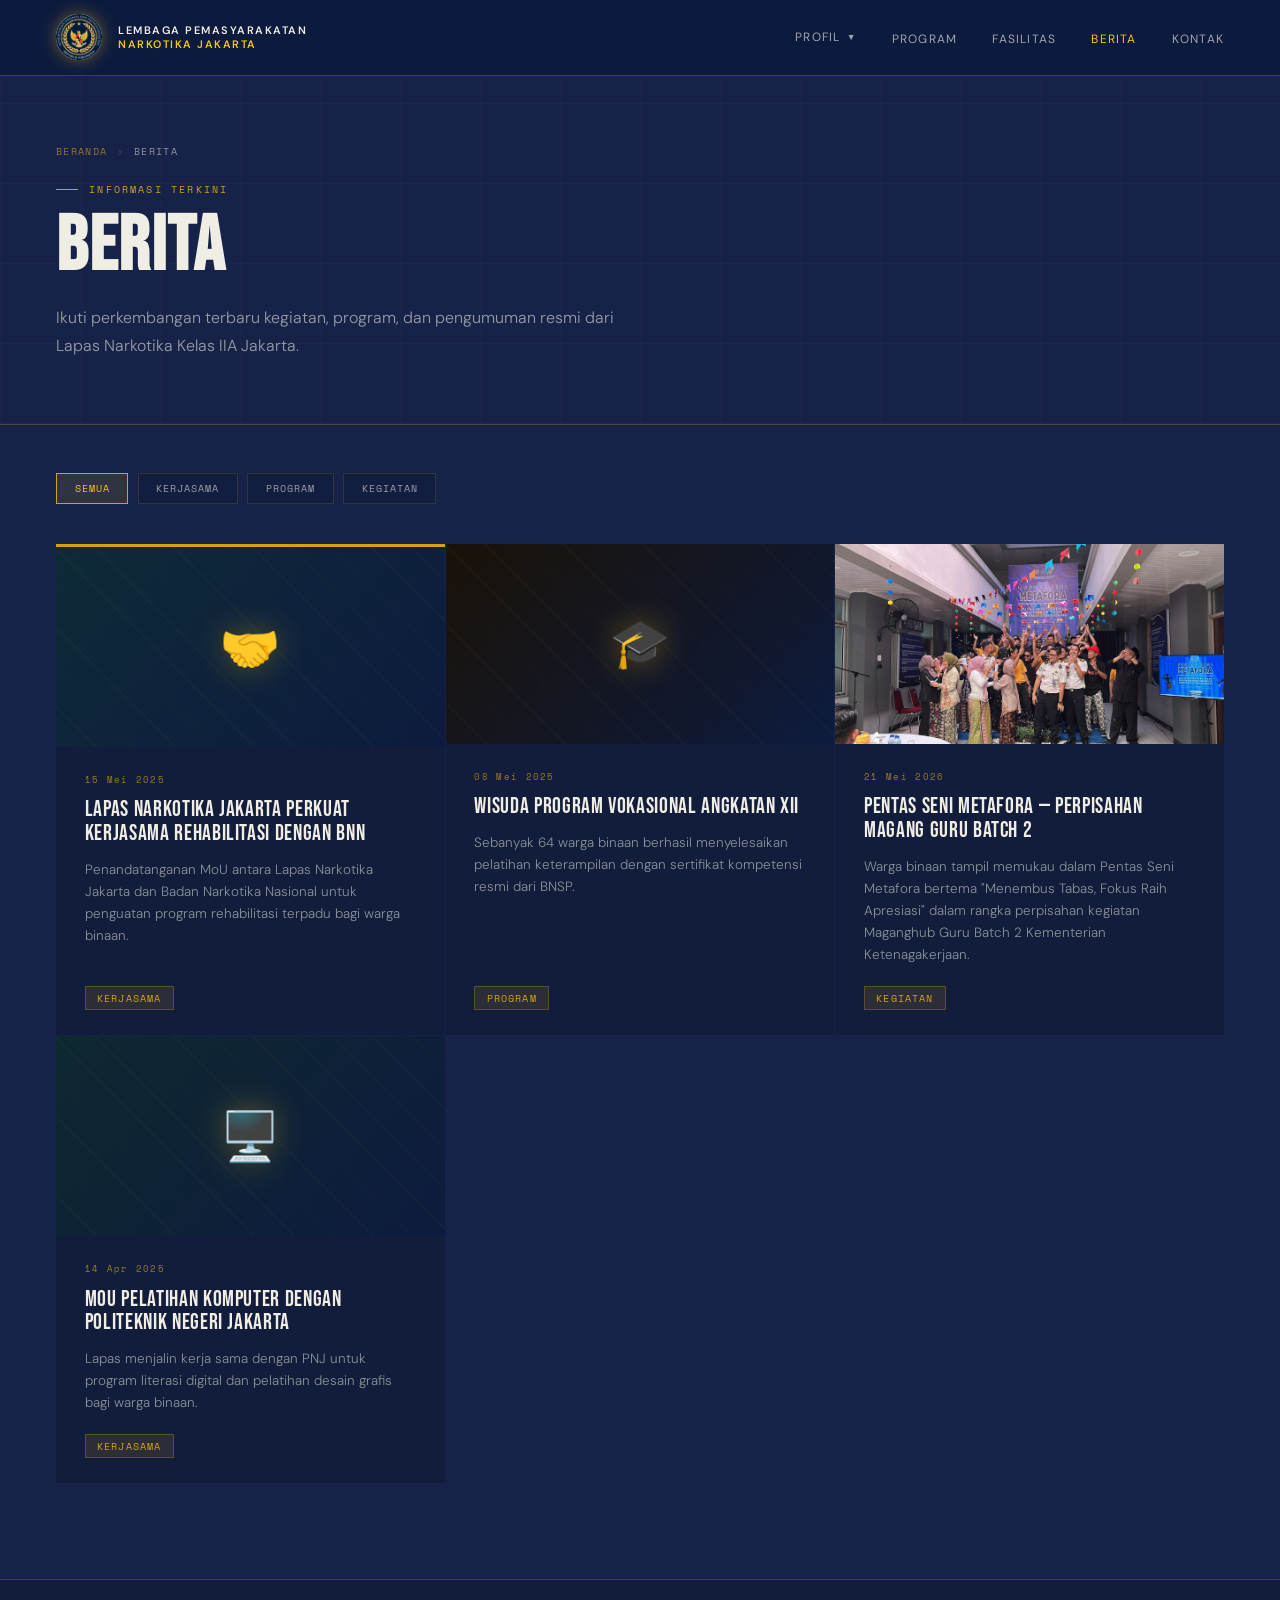
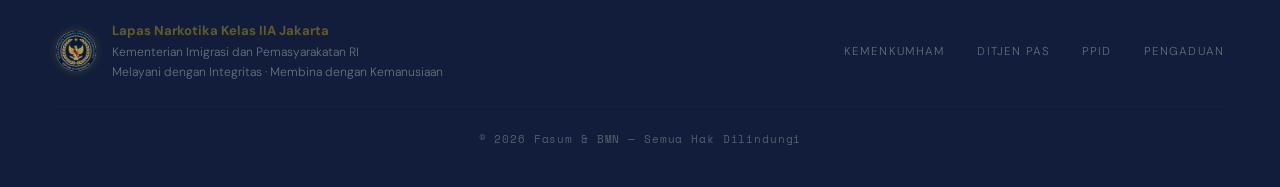
<file: berita.html>
<!DOCTYPE html>
<html lang="id">
<head>
  <meta charset="UTF-8" />
  <meta name="viewport" content="width=device-width, initial-scale=1.0" />
  <title>Berita & Pengumuman — Lapas Narkotika Jakarta</title>
  <link rel="shortcut icon" href="image/logo-remove.png" type="image/x-icon">
  <link href="https://fonts.googleapis.com/css2?family=Bebas+Neue&family=DM+Sans:ital,opsz,wght@0,9..40,300;0,9..40,400;0,9..40,600;1,9..40,300&family=Space+Mono:wght@400;700&display=swap" rel="stylesheet">
  <style>
    :root {
      --navy:       #0d1b3e;
      --navy-mid:   #162248;
      --navy-light: #1e2f5e;
      --navy-card:  #111d3a;
      --gold:       #d4a017;
      --gold-light: #f5c800;
      --gold-muted: rgba(212,160,23,0.13);
      --gold-border:rgba(212,160,23,0.28);
      --white:      #f0ede4;
    }

    *, *::before, *::after { box-sizing: border-box; margin: 0; padding: 0; }
    html { scroll-behavior: smooth; }
    body {
      background: var(--navy);
      color: var(--white);
      font-family: 'DM Sans', sans-serif;
      font-weight: 300;
      overflow-x: hidden;
    }

    /* ===== NAVBAR ===== */
    nav {
      position: fixed; top: 0; left: 0; right: 0; z-index: 100;
      display: flex; align-items: center; justify-content: space-between;
      padding: 0.9rem 3.5rem;
      background: rgba(13,27,62,0.96);
      backdrop-filter: blur(16px);
      border-bottom: 1px solid var(--gold-border);
    }
    .nav-logo { display: flex; align-items: center; gap: 1rem; text-decoration: none; }
    .nav-logo img { width: 46px; height: 46px; border-radius: 50%; object-fit: cover; filter: drop-shadow(0 0 8px rgba(212,160,23,0.5)); }
    .nav-title { font-size: 0.68rem; font-weight: 600; letter-spacing: 0.14em; text-transform: uppercase; color: var(--white); line-height: 1.35; }
    .nav-title span { color: var(--gold-light); display: block; }
    nav ul { list-style: none; display: flex; gap: 2.2rem; align-items: center; }
    nav ul a { text-decoration: none; color: var(--white); font-size: 0.75rem; letter-spacing: 0.1em; text-transform: uppercase; font-weight: 400; opacity: 0.65; transition: opacity 0.2s, color 0.2s; }
    nav ul a:hover, nav ul a.active { opacity: 1; color: var(--gold-light); }

    .nav-hamburger {
      display: none; flex-direction: column; justify-content: center; align-items: center;
      gap: 5px; width: 36px; height: 36px; cursor: pointer;
      background: none; border: none; padding: 4px;
    }
    .nav-hamburger span { display: block; width: 22px; height: 2px; background: var(--gold-light); border-radius: 2px; transition: transform 0.25s, opacity 0.25s; }
    .nav-hamburger.open span:nth-child(1) { transform: translateY(7px) rotate(45deg); }
    .nav-hamburger.open span:nth-child(2) { opacity: 0; }
    .nav-hamburger.open span:nth-child(3) { transform: translateY(-7px) rotate(-45deg); }

    .mobile-menu {
      display: none;
      position: fixed; top: 0; left: 0; right: 0; bottom: 0; z-index: 99;
      background: rgba(13,27,62,0.98);
      padding: 5.5rem 2rem 2rem;
      flex-direction: column; gap: 0;
      overflow-y: auto;
      transform: translateX(100%);
      transition: transform 0.3s ease;
    }
    .mobile-menu.open { transform: translateX(0); }
    .mobile-menu a {
      display: block; padding: 1rem 0;
      text-decoration: none; color: var(--white);
      font-size: 1.1rem; letter-spacing: 0.08em; text-transform: uppercase; font-weight: 400;
      border-bottom: 1px solid rgba(212,160,23,0.1);
      transition: color 0.2s;
    }
    .mobile-menu a:hover, .mobile-menu a.active-page { color: var(--gold-light); }
    .mobile-menu .mobile-section-label {
      font-family: 'Space Mono', monospace;
      font-size: 0.6rem; letter-spacing: 0.2em; color: var(--gold); opacity: 0.7;
      text-transform: uppercase; margin-top: 1.5rem; margin-bottom: 0.3rem;
    }
    .mobile-menu a.sub { padding-left: 1rem; font-size: 0.95rem; opacity: 0.8; }

    .nav-dropdown { position: relative; }
    .nav-drop-btn {
      display: flex; align-items: center; gap: 0.4rem; cursor: pointer;
      color: var(--white); font-size: 0.75rem; letter-spacing: 0.1em; text-transform: uppercase;
      font-weight: 400; opacity: 0.65; transition: opacity 0.2s, color 0.2s;
      background: none; border: none; padding: 0.4rem 0; font-family: inherit;
    }
    .nav-dropdown:hover .nav-drop-btn { opacity: 1; color: var(--gold-light); }
    .nav-drop-arrow { font-size: 0.55rem; transition: transform 0.25s; display: inline-block; }
    .nav-dropdown:hover .nav-drop-arrow { transform: rotate(180deg); }
    .nav-drop-menu {
      position: absolute; top: 100%; left: 50%; transform: translateX(-50%);
      padding-top: 14px; opacity: 0; visibility: hidden; pointer-events: none;
      transition: opacity 0.2s, visibility 0.2s; z-index: 200;
    }
    .nav-dropdown:hover .nav-drop-menu { opacity: 1; visibility: visible; pointer-events: all; }
    .nav-drop-menu-inner {
      background: rgba(13,27,62,0.98); backdrop-filter: blur(20px);
      border: 1px solid var(--gold-border); min-width: 210px; position: relative;
    }
    .nav-drop-menu-inner::before {
      content: ''; position: absolute; top: -5px; left: 50%; transform: translateX(-50%);
      width: 8px; height: 8px; background: var(--gold); clip-path: polygon(50% 0%, 100% 100%, 0 100%);
    }
    .drop-item {
      display: flex; align-items: center; gap: 0.8rem; padding: 0.75rem 1.2rem;
      cursor: pointer; border-bottom: 1px solid rgba(212,160,23,0.08);
      transition: background 0.18s; text-decoration: none;
    }
    .drop-item:last-child { border-bottom: none; }
    .drop-item:hover { background: var(--gold-muted); }
    .drop-item-icon { font-size: 1.1rem; flex-shrink: 0; }
    .drop-item-text { font-size: 0.75rem; letter-spacing: 0.06em; opacity: 0.82; color: var(--white); }
    .drop-item:hover .drop-item-text { opacity: 1; color: var(--gold-light); }

    /* ===== PAGE HERO ===== */
    .page-hero {
      padding: 9rem 3.5rem 4rem;
      background: var(--navy-mid);
      position: relative; overflow: hidden;
      border-bottom: 1px solid var(--gold-border);
    }
    .page-hero-bg {
      position: absolute; inset: 0;
      background:
        repeating-linear-gradient(90deg, rgba(212,160,23,0.03) 0, rgba(212,160,23,0.03) 1px, transparent 1px, transparent 80px),
        repeating-linear-gradient(0deg,  rgba(212,160,23,0.03) 0, rgba(212,160,23,0.03) 1px, transparent 1px, transparent 80px);
    }
    .page-hero-content { position: relative; z-index: 1; }
    .breadcrumb {
      display: flex; align-items: center; gap: 0.6rem;
      font-family: 'Space Mono', monospace; font-size: 0.6rem; letter-spacing: 0.14em;
      color: var(--gold); opacity: 0.65; text-transform: uppercase;
      margin-bottom: 1.5rem; flex-wrap: wrap;
    }
    .breadcrumb a { text-decoration: none; color: inherit; transition: opacity 0.2s; }
    .breadcrumb a:hover { opacity: 1; }
    .breadcrumb span { opacity: 0.45; }
    .section-tag {
      font-family: 'Space Mono', monospace; font-size: 0.62rem; letter-spacing: 0.22em;
      color: var(--gold); text-transform: uppercase; margin-bottom: 0.9rem;
      display: flex; align-items: center; gap: 0.7rem;
    }
    .section-tag::before { content: ''; width: 22px; height: 1px; background: var(--gold); }
    h1 { font-family: 'Bebas Neue', sans-serif; font-size: clamp(3rem,6vw,5.5rem); line-height: 0.95; letter-spacing: 0.02em; }
    h1 em { font-style: normal; color: var(--gold-light); }
    .page-hero p { margin-top: 1.2rem; font-size: 1rem; line-height: 1.75; opacity: 0.6; max-width: 600px; }

    /* ===== BERITA SECTION ===== */
    .berita-section { background: var(--navy-mid); padding: 3rem 3.5rem 6rem; }

    .filter-bar { display: flex; gap: 0.6rem; margin-bottom: 2.5rem; flex-wrap: wrap; }
    .filter-btn {
      background: var(--navy-card); border: 1px solid var(--gold-border);
      color: var(--white); padding: 0.45rem 1.1rem;
      font-family: 'Space Mono', monospace; font-size: 0.62rem;
      letter-spacing: 0.1em; text-transform: uppercase;
      cursor: pointer; transition: background 0.2s, color 0.2s, border-color 0.2s; opacity: 0.6;
    }
    .filter-btn:hover, .filter-btn.active {
      background: var(--gold-muted); color: var(--gold-light);
      opacity: 1; border-color: var(--gold);
    }

    .berita-grid {
      display: grid;
      grid-template-columns: repeat(auto-fill, minmax(min(100%, 340px), 1fr));
      gap: 1px;
    }

    /* Card — tambah hint "Baca selengkapnya" */
    .berita-card {
      background: var(--navy-card);
      transition: background 0.2s, transform 0.2s;
      cursor: pointer;
      display: flex; flex-direction: column;
      position: relative;
    }
    .berita-card:hover { background: var(--navy-light); }
    .berita-card.featured { border-top: 3px solid var(--gold); }
    .berita-card.hidden { display: none; }

    /* Hover overlay hint */
    .berita-card::after {
      content: 'Baca Selengkapnya →';
      position: absolute; bottom: 0; left: 0; right: 0;
      padding: 0.6rem 1.8rem;
      background: linear-gradient(transparent, rgba(13,27,62,0.95));
      font-family: 'Space Mono', monospace; font-size: 0.6rem;
      letter-spacing: 0.1em; color: var(--gold-light);
      text-transform: uppercase;
      opacity: 0; transition: opacity 0.2s;
      pointer-events: none;
    }
    .berita-card:hover::after { opacity: 1; }

    .berita-card-img { width: 100%; height: 200px; object-fit: cover; display: block; flex-shrink: 0; }
    .berita-card-img-placeholder {
      width: 100%; height: 200px;
      display: flex; align-items: center; justify-content: center;
      font-size: 3rem; position: relative; overflow: hidden; flex-shrink: 0;
    }
    .berita-card-img-placeholder::after {
      content: ''; position: absolute; inset: 0;
      background: repeating-linear-gradient(45deg, rgba(212,160,23,0.04) 0, rgba(212,160,23,0.04) 1px, transparent 1px, transparent 28px);
    }
    .berita-card-body { padding: 1.6rem 1.8rem; display: flex; flex-direction: column; flex: 1; }
    .berita-date { font-family: 'Space Mono', monospace; font-size: 0.58rem; letter-spacing: 0.14em; color: var(--gold); margin-bottom: 0.8rem; opacity: 0.7; }
    .berita-title { font-family: 'Bebas Neue', sans-serif; font-size: 1.35rem; letter-spacing: 0.03em; margin-bottom: 0.8rem; line-height: 1.1; }
    .berita-excerpt { font-size: 0.84rem; opacity: 0.55; line-height: 1.65; flex: 1; }
    .berita-tag {
      display: inline-block; margin-top: 1.2rem;
      background: var(--gold-muted); border: 1px solid var(--gold-border);
      padding: 0.25rem 0.7rem; font-size: 0.6rem; letter-spacing: 0.12em;
      color: var(--gold); text-transform: uppercase;
      font-family: 'Space Mono', monospace; align-self: flex-start;
    }

    .berita-empty {
      display: none; grid-column: 1 / -1;
      text-align: center; padding: 4rem 1rem;
      font-family: 'Space Mono', monospace; font-size: 0.75rem;
      letter-spacing: 0.1em; color: var(--gold); opacity: 0.45;
    }

    /* ===== MODAL ===== */
    .modal-overlay {
      position: fixed; inset: 0; z-index: 500;
      background: rgba(7,14,32,0.88);
      backdrop-filter: blur(8px);
      display: flex; align-items: center; justify-content: center;
      padding: 2rem;
      opacity: 0; visibility: hidden;
      transition: opacity 0.3s ease, visibility 0.3s ease;
    }
    .modal-overlay.open {
      opacity: 1; visibility: visible;
    }

    .modal {
      background: var(--navy-card);
      border: 1px solid var(--gold-border);
      border-top: 3px solid var(--gold);
      width: 100%; max-width: 720px;
      max-height: 88vh;
      overflow-y: auto;
      position: relative;
      transform: translateY(24px) scale(0.98);
      transition: transform 0.3s ease;
      /* custom scrollbar */
      scrollbar-width: thin;
      scrollbar-color: var(--gold-border) transparent;
    }
    .modal-overlay.open .modal {
      transform: translateY(0) scale(1);
    }
    .modal::-webkit-scrollbar { width: 4px; }
    .modal::-webkit-scrollbar-track { background: transparent; }
    .modal::-webkit-scrollbar-thumb { background: var(--gold-border); border-radius: 2px; }

    /* Close button */
    .modal-close {
      position: sticky; top: 0; left: 100%;
      float: right;
      width: 40px; height: 40px;
      background: var(--navy-mid);
      border: 1px solid var(--gold-border);
      color: var(--white);
      font-size: 1.1rem; line-height: 1;
      cursor: pointer; display: flex; align-items: center; justify-content: center;
      transition: background 0.2s, color 0.2s;
      flex-shrink: 0;
      z-index: 10;
      margin: 0;
    }
    .modal-close:hover { background: var(--gold-muted); color: var(--gold-light); }

    /* Modal header image */
    .modal-hero {
      width: 100%; height: 260px;
      display: flex; align-items: center; justify-content: center;
      font-size: 5rem;
      position: relative; overflow: hidden;
      flex-shrink: 0;
    }
    .modal-hero img {
      width: 100%; height: 100%; object-fit: cover;
      display: block;
    }
    .modal-hero-placeholder {
      width: 100%; height: 100%;
      display: flex; align-items: center; justify-content: center;
      font-size: 5rem;
      position: relative;
    }
    .modal-hero-placeholder::after {
      content: ''; position: absolute; inset: 0;
      background: repeating-linear-gradient(45deg, rgba(212,160,23,0.03) 0, rgba(212,160,23,0.03) 1px, transparent 1px, transparent 28px);
    }
    .modal-hero-placeholder span { position: relative; z-index: 1; filter: drop-shadow(0 0 24px rgba(212,160,23,0.5)); }

    /* Modal body */
    .modal-body { padding: 2rem 2.4rem 2.8rem; }

    .modal-meta {
      display: flex; align-items: center; gap: 1rem;
      margin-bottom: 1.2rem; flex-wrap: wrap;
    }
    .modal-tag {
      background: var(--gold-muted); border: 1px solid var(--gold-border);
      padding: 0.25rem 0.8rem; font-size: 0.6rem; letter-spacing: 0.14em;
      color: var(--gold); text-transform: uppercase;
      font-family: 'Space Mono', monospace;
    }
    .modal-date {
      font-family: 'Space Mono', monospace; font-size: 0.6rem;
      letter-spacing: 0.12em; color: var(--gold); opacity: 0.6;
    }

    .modal-title {
      font-family: 'Bebas Neue', sans-serif;
      font-size: clamp(1.8rem, 4vw, 2.8rem);
      line-height: 1; letter-spacing: 0.02em;
      margin-bottom: 1.4rem;
    }

    .modal-divider {
      width: 48px; height: 2px;
      background: var(--gold); margin-bottom: 1.4rem;
      opacity: 0.6;
    }

    .modal-content {
      font-size: 0.92rem; line-height: 1.85; opacity: 0.72;
    }
    .modal-content p { margin-bottom: 1rem; }
    .modal-content p:last-child { margin-bottom: 0; }

    /* ===== FOOTER ===== */
    footer { background: var(--navy-card); border-top: 1px solid var(--gold-border); padding: 2.5rem 3.5rem; }
    .footer-inner { display: flex; align-items: center; justify-content: space-between; }
    .footer-left-logo { display: flex; align-items: center; gap: 1rem; }
    .footer-left-logo img { width: 40px; height: 40px; border-radius: 50%; opacity: 0.85; filter: drop-shadow(0 0 4px rgba(212,160,23,0.3)); }
    .footer-text { font-size: 0.76rem; opacity: 0.4; line-height: 1.65; }
    .footer-text strong { color: var(--gold-light); opacity: 0.9; font-size: 0.82rem; display: block; }
    .footer-links { display: flex; gap: 2rem; }
    .footer-links a {
      text-decoration: none; color: var(--white); opacity: 0.38;
      font-size: 0.72rem; letter-spacing: 0.1em; text-transform: uppercase;
      transition: opacity 0.2s, color 0.2s;
    }
    .footer-links a:hover { opacity: 1; color: var(--gold); }
    .footer-bottom {
      margin-top: 1.5rem; padding-top: 1.5rem;
      border-top: 1px solid rgba(212,160,23,0.1);
      text-align: center; font-size: 0.68rem; opacity: 0.3;
      letter-spacing: 0.08em; font-family: 'Space Mono', monospace;
    }

    .reveal { opacity: 0; transform: translateY(28px); transition: opacity 0.7s ease, transform 0.7s ease; }
    .reveal.visible { opacity: 1; transform: translateY(0); }

    /* ===== RESPONSIVE ===== */
    @media (max-width: 960px) {
      nav { padding: 0.85rem 1.5rem; }
      nav ul { display: none; }
      .nav-hamburger { display: flex; }
      .mobile-menu { display: flex; }

      .page-hero { padding: 6rem 1.5rem 3rem; }
      .page-hero p { font-size: 0.9rem; }
      .berita-section { padding: 3rem 1.5rem 4rem; }

      footer { padding: 2rem 1.5rem; }
      .footer-inner { flex-direction: column; gap: 1.5rem; text-align: center; }
      .footer-left-logo { justify-content: center; }
      .footer-links { justify-content: center; gap: 1.2rem; }

      /* Modal tablet */
      .modal-overlay { padding: 1.5rem; }
      .modal-hero { height: 220px; }
      .modal-body { padding: 1.6rem 1.8rem 2.2rem; }
    }

    @media (max-width: 600px) {
      nav { padding: 0.75rem 1rem; }
      .nav-logo img { width: 36px; height: 36px; }
      .nav-title { font-size: 0.6rem; }

      .page-hero { padding: 5rem 1rem 2.5rem; }
      h1 { font-size: clamp(2.2rem, 10vw, 3rem); }
      .page-hero p { font-size: 0.85rem; max-width: 100%; }
      .breadcrumb { font-size: 0.55rem; gap: 0.4rem; }

      .berita-section { padding: 2rem 1rem 3rem; }
      .berita-grid { grid-template-columns: 1fr; }
      .berita-card-body { padding: 1.2rem 1rem; }
      .berita-title { font-size: 1.2rem; }
      .berita-excerpt { font-size: 0.82rem; }

      /* Modal mobile — sheet dari bawah */
      .modal-overlay {
        padding: 0;
        align-items: flex-end;
      }
      .modal {
        max-height: 91vh;
        border-radius: 16px 16px 0 0;
        border-left: none; border-right: none; border-bottom: none;
        border-top: 3px solid var(--gold);
        /* drag handle visual */
      }
      .modal::before {
        content: '';
        display: block;
        width: 40px; height: 4px;
        background: var(--gold-border);
        border-radius: 2px;
        margin: 12px auto 0;
      }
      .modal-hero { height: 180px; }
      .modal-hero-placeholder { font-size: 3.5rem; }
      .modal-body { padding: 1.2rem 1.2rem 2.4rem; }
      .modal-title { font-size: 1.65rem; }
      .modal-content { font-size: 0.88rem; }

      footer { padding: 1.8rem 1rem; }
      .footer-links { gap: 0.8rem; }
      .footer-links a { font-size: 0.65rem; }
    }

    @media (max-width: 380px) {
      h1 { font-size: 2rem; }
      .modal-title { font-size: 1.4rem; }
    }
  </style>
</head>
<body>

<!-- ========== NAV ========== -->
<nav>
  <a class="nav-logo" href="index.html">
    <img src="image/logo.png" alt="Logo" />
    <div class="nav-title">Lembaga Pemasyarakatan<span>Narkotika Jakarta</span></div>
  </a>
  <ul>
    <li class="nav-dropdown">
      <button class="nav-drop-btn">Profil <span class="nav-drop-arrow">▼</span></button>
      <div class="nav-drop-menu"><div class="nav-drop-menu-inner">
        <a class="drop-item" href="sejarah.html"><div class="drop-item-icon">🏛️</div><div class="drop-item-text">Sejarah</div></a>
        <a class="drop-item" href="visimisi.html"><div class="drop-item-icon">🎯</div><div class="drop-item-text">Visi & Misi</div></a>
        <a class="drop-item" href="struktur.html"><div class="drop-item-icon">🏢</div><div class="drop-item-text">Struktur Organisasi</div></a>
      </div></div>
    </li>
    <li><a href="program.html">Program</a></li>
    <li><a href="fasilitas.html">Fasilitas</a></li>
    <li><a href="berita.html" class="active">Berita</a></li>
    <li><a href="index.html#kontak">Kontak</a></li>
  </ul>
  <button class="nav-hamburger" id="hamburger" aria-label="Buka menu navigasi">
    <span></span><span></span><span></span>
  </button>
</nav>

<!-- Mobile drawer -->
<div class="mobile-menu" id="mobileMenu">
  <div class="mobile-section-label">Profil</div>
  <a class="sub" href="sejarah.html">🏛️ &nbsp;Sejarah</a>
  <a class="sub" href="visimisi.html">🎯 &nbsp;Visi & Misi</a>
  <a class="sub" href="struktur.html">🏢 &nbsp;Struktur Organisasi</a>
  <div class="mobile-section-label" style="margin-top:0.8rem;"></div>
  <a href="program.html">Program</a>
  <a href="fasilitas.html">Fasilitas</a>
  <a class="active-page" href="berita.html">Berita</a>
  <a href="index.html#kontak">Kontak</a>
</div>

<!-- ========== PAGE HERO ========== -->
<div class="page-hero">
  <div class="page-hero-bg"></div>
  <div class="page-hero-content">
    <div class="breadcrumb">
      <a href="index.html">Beranda</a>
      <span>›</span>
      <span style="color:var(--white);opacity:0.85;">Berita</span>
    </div>
    <div class="section-tag">Informasi Terkini</div>
    <h1>Berita</h1>
    <p>Ikuti perkembangan terbaru kegiatan, program, dan pengumuman resmi dari Lapas Narkotika Kelas IIA Jakarta.</p>
  </div>
</div>

<!-- ========== BERITA SECTION ========== -->
<div class="berita-section">
  <div class="filter-bar reveal">
    <button class="filter-btn active" data-filter="semua">Semua</button>
    <button class="filter-btn" data-filter="kerjasama">Kerjasama</button>
    <button class="filter-btn" data-filter="program">Program</button>
    <button class="filter-btn" data-filter="kegiatan">Kegiatan</button>
  </div>

  <div class="berita-grid reveal" id="beritaGrid">

    <!-- Card 1 -->
    <div class="berita-card featured" data-cat="kerjasama"
         data-title="Lapas Narkotika Jakarta Perkuat Kerjasama Rehabilitasi dengan BNN"
         data-date="15 Mei 2025"
         data-tag="Kerjasama"
         data-emoji="🤝"
         data-imgbg="linear-gradient(135deg,#0e2a38 0%,#0d1b3e 100%)"
         data-content="Lapas Narkotika Kelas IIA Jakarta resmi menandatangani Memorandum of Understanding (MoU) dengan Badan Narkotika Nasional (BNN) dalam rangka penguatan program rehabilitasi terpadu bagi warga binaan.

Penandatanganan MoU ini dilakukan langsung oleh Kepala Lapas dan Kepala BNN Provinsi DKI Jakarta, disaksikan oleh jajaran pejabat kedua instansi. Program kolaborasi ini mencakup asesmen kebutuhan rehabilitasi, layanan konseling berbasis komunitas, serta pelatihan tenaga pendamping di dalam lapas.

Melalui kerjasama ini, diharapkan angka keberhasilan rehabilitasi warga binaan kasus narkotika meningkat signifikan. BNN akan menugaskan konselor terlatih secara rutin setiap minggu, sementara Lapas menyediakan fasilitas dan pendampingan harian. Perjanjian ini berlaku selama dua tahun dan dapat diperpanjang berdasarkan evaluasi bersama.">
      <div class="berita-card-img-placeholder" style="background:linear-gradient(135deg,#0e2a38 0%,#0d1b3e 100%);">
        <span style="position:relative;z-index:1;filter:drop-shadow(0 0 16px rgba(212,160,23,0.4))">🤝</span>
      </div>
      <div class="berita-card-body">
        <div class="berita-date">15 Mei 2025</div>
        <div class="berita-title">Lapas Narkotika Jakarta Perkuat Kerjasama Rehabilitasi dengan BNN</div>
        <p class="berita-excerpt">Penandatanganan MoU antara Lapas Narkotika Jakarta dan Badan Narkotika Nasional untuk penguatan program rehabilitasi terpadu bagi warga binaan.</p>
        <span class="berita-tag">Kerjasama</span>
      </div>
    </div>

    <!-- Card 2 -->
    <div class="berita-card" data-cat="program"
         data-title="Wisuda Program Vokasional Angkatan XII"
         data-date="08 Mei 2025"
         data-tag="Program"
         data-emoji="🎓"
         data-imgbg="linear-gradient(135deg,#1a1208 0%,#0d1b3e 100%)"
         data-content="Sebanyak 64 warga binaan Lapas Narkotika Kelas IIA Jakarta berhasil menyelesaikan program pelatihan keterampilan vokasional Angkatan XII. Mereka resmi diwisuda dalam sebuah upacara sederhana namun penuh makna yang digelar di aula utama lapas.

Para peserta telah menjalani pelatihan intensif selama enam bulan di berbagai bidang, meliputi teknik mekanik otomotif, tata boga dan bakery, desain grafis komputer, serta kerajinan tangan anyaman rotan. Seluruh peserta mendapatkan sertifikat kompetensi resmi yang dikeluarkan oleh Badan Nasional Sertifikasi Profesi (BNSP).

Kepala Lapas menyampaikan bahwa program vokasional ini merupakan bagian dari komitmen institusi dalam mempersiapkan warga binaan agar memiliki keahlian yang dapat dimanfaatkan setelah bebas. Beberapa peserta bahkan telah mendapatkan tawaran kerja dari mitra industri lapas sebelum masa pidana mereka berakhir.">
      <div class="berita-card-img-placeholder" style="background:linear-gradient(135deg,#1a1208 0%,#0d1b3e 100%);">
        <span style="position:relative;z-index:1;filter:drop-shadow(0 0 16px rgba(212,160,23,0.4))">🎓</span>
      </div>
      <div class="berita-card-body">
        <div class="berita-date">08 Mei 2025</div>
        <div class="berita-title">Wisuda Program Vokasional Angkatan XII</div>
        <p class="berita-excerpt">Sebanyak 64 warga binaan berhasil menyelesaikan pelatihan keterampilan dengan sertifikat kompetensi resmi dari BNSP.</p>
        <span class="berita-tag">Program</span>
      </div>
    </div>

    <!-- Card 3 -->
    <div class="berita-card" data-cat="kegiatan"
         data-title="Pentas Seni Metafora — Perpisahan Magang Guru Batch 2"
         data-date="21 Mei 2026"
         data-tag="Kegiatan"
         data-emoji="🎭"
         data-img="kegiatan/metafora.jpeg"
         data-content="Warga binaan Lapas Narkotika Kelas IIA Jakarta tampil memukau dalam Pentas Seni bertajuk &quot;Metafora&quot; yang digelar dalam rangka perpisahan kegiatan Maganghub Guru Batch 2 dari Kementerian Ketenagakerjaan RI.

Mengusung tema &quot;Menembus Tabas, Fokus Raih Apresiasi&quot;, pertunjukan ini menampilkan berbagai seni pertunjukan mulai dari tari kontemporer, musikalisasi puisi, drama pendek, hingga penampilan musik akustik. Seluruhnya dibawakan oleh warga binaan yang telah berlatih selama lebih dari dua bulan bersama guru-guru peserta magang.

Kepala Lapas mengapresiasi kolaborasi antara warga binaan dan para guru magang yang telah terjalin dengan sangat baik. Program Maganghub Guru dari Kementerian Ketenagakerjaan ini terbukti tidak hanya memberikan pengalaman mengajar, tetapi juga menginspirasi warga binaan untuk mengekspresikan diri secara positif melalui seni.">
      <img class="berita-card-img" src="kegiatan/metafora.jpeg" alt="Pentas Seni Metafora"
           onerror="this.style.display='none';this.nextElementSibling.style.display='flex';" />
      <div class="berita-card-img-placeholder" style="display:none;background:linear-gradient(135deg,#0e1f38 0%,#0d1b3e 100%);">
        <span style="position:relative;z-index:1;filter:drop-shadow(0 0 16px rgba(212,160,23,0.4))">🎭</span>
      </div>
      <div class="berita-card-body">
        <div class="berita-date">21 Mei 2026</div>
        <div class="berita-title">Pentas Seni Metafora — Perpisahan Magang Guru Batch 2</div>
        <p class="berita-excerpt">Warga binaan tampil memukau dalam Pentas Seni Metafora bertema "Menembus Tabas, Fokus Raih Apresiasi" dalam rangka perpisahan kegiatan Maganghub Guru Batch 2 Kementerian Ketenagakerjaan.</p>
        <span class="berita-tag">Kegiatan</span>
      </div>
    </div>

    <!-- Card 4 -->
    <div class="berita-card" data-cat="kerjasama"
         data-title="MoU Pelatihan Komputer dengan Politeknik Negeri Jakarta"
         data-date="14 Apr 2025"
         data-tag="Kerjasama"
         data-emoji="🖥️"
         data-imgbg="linear-gradient(135deg,#0e2830 0%,#0d1b3e 100%)"
         data-content="Lapas Narkotika Kelas IIA Jakarta resmi menjalin kerja sama dengan Politeknik Negeri Jakarta (PNJ) untuk program literasi digital dan pelatihan desain grafis bagi warga binaan. MoU ditandatangani oleh Kepala Lapas dan Direktur PNJ di kampus Politeknik Negeri Jakarta, Depok.

Program kolaborasi ini akan berjalan selama satu tahun dengan kurikulum yang disusun bersama antara tim akademik PNJ dan tim pembinaan Lapas. Materi yang diajarkan meliputi dasar-dasar komputer dan internet, pengoperasian Microsoft Office, hingga pelatihan desain grafis menggunakan perangkat lunak profesional.

Mahasiswa PNJ dari program studi Teknik Informatika dan Desain Grafis juga akan dilibatkan sebagai instruktur pendamping, memberikan pengalaman nyata bagi kedua pihak. Diharapkan program ini menjadi jembatan warga binaan menuju dunia kerja digital yang terus berkembang.">
      <div class="berita-card-img-placeholder" style="background:linear-gradient(135deg,#0e2830 0%,#0d1b3e 100%);">
        <span style="position:relative;z-index:1;filter:drop-shadow(0 0 16px rgba(212,160,23,0.4))">🖥️</span>
      </div>
      <div class="berita-card-body">
        <div class="berita-date">14 Apr 2025</div>
        <div class="berita-title">MoU Pelatihan Komputer dengan Politeknik Negeri Jakarta</div>
        <p class="berita-excerpt">Lapas menjalin kerja sama dengan PNJ untuk program literasi digital dan pelatihan desain grafis bagi warga binaan.</p>
        <span class="berita-tag">Kerjasama</span>
      </div>
    </div>

    <div class="berita-empty" id="beritaEmpty">Tidak ada berita dalam kategori ini.</div>
  </div>
</div>

<!-- ========== MODAL ========== -->
<div class="modal-overlay" id="modalOverlay" role="dialog" aria-modal="true" aria-labelledby="modalTitle">
  <div class="modal" id="modal">
    <button class="modal-close" id="modalClose" aria-label="Tutup">&times;</button>

    <!-- Hero image / placeholder -->
    <div class="modal-hero" id="modalHero"></div>

    <!-- Body -->
    <div class="modal-body">
      <div class="modal-meta">
        <span class="modal-tag" id="modalTag"></span>
        <span class="modal-date" id="modalDate"></span>
      </div>
      <div class="modal-title" id="modalTitle"></div>
      <div class="modal-divider"></div>
      <div class="modal-content" id="modalContent"></div>
    </div>
  </div>
</div>

<!-- ========== FOOTER ========== -->
<footer>
  <div class="footer-inner">
    <div class="footer-left-logo">
      <img src="image/logo.png" alt="Logo" />
      <div class="footer-text">
        <strong>Lapas Narkotika Kelas IIA Jakarta</strong>
        Kementerian Imigrasi dan Pemasyarakatan RI<br>
        Melayani dengan Integritas · Membina dengan Kemanusiaan
      </div>
    </div>
    <div class="footer-links">
      <a href="https://kemenkumham.go.id"                   target="_blank" rel="noopener">Kemenkumham</a>
      <a href="https://ditjenpas.go.id"                     target="_blank" rel="noopener">Ditjen PAS</a>
      <a href="https://ppid.kemenkumham.go.id"              target="_blank" rel="noopener">PPID</a>
      <a href="https://layanan.kemenkumham.go.id/pengaduan"  target="_blank" rel="noopener">Pengaduan</a>
    </div>
  </div>
  <div class="footer-bottom">© 2026 Fasum & BMN — Semua Hak Dilindungi</div>
</footer>

<script>
  /* ---- Mobile Menu ---- */
  const hamburger  = document.getElementById('hamburger');
  const mobileMenu = document.getElementById('mobileMenu');
  hamburger.addEventListener('click', () => {
    const open = mobileMenu.classList.toggle('open');
    hamburger.classList.toggle('open', open);
    document.body.style.overflow = open ? 'hidden' : '';
  });
  mobileMenu.querySelectorAll('a').forEach(a => a.addEventListener('click', () => {
    mobileMenu.classList.remove('open');
    hamburger.classList.remove('open');
    document.body.style.overflow = '';
  }));

  /* ---- Filter ---- */
  const filterBtns  = document.querySelectorAll('.filter-btn');
  const beritaCards = document.querySelectorAll('.berita-card');
  const beritaEmpty = document.getElementById('beritaEmpty');

  filterBtns.forEach(btn => btn.addEventListener('click', () => {
    filterBtns.forEach(b => b.classList.remove('active'));
    btn.classList.add('active');
    const cat = btn.dataset.filter;
    let visible = 0;
    beritaCards.forEach(card => {
      const match = cat === 'semua' || card.dataset.cat === cat;
      card.classList.toggle('hidden', !match);
      if (match) visible++;
    });
    beritaEmpty.style.display = visible === 0 ? 'block' : 'none';
  }));

  /* ---- Modal ---- */
  const overlay    = document.getElementById('modalOverlay');
  const modal      = document.getElementById('modal');
  const modalClose = document.getElementById('modalClose');
  const modalHero  = document.getElementById('modalHero');
  const modalTag   = document.getElementById('modalTag');
  const modalDate  = document.getElementById('modalDate');
  const modalTitle = document.getElementById('modalTitle');
  const modalContent = document.getElementById('modalContent');

  function openModal(card) {
    const d = card.dataset;

    // Hero: foto asli atau placeholder emoji
    if (d.img) {
      modalHero.innerHTML = `<img src="${d.img}" alt="${d.title}" onerror="this.parentElement.innerHTML='<div class=\\'modal-hero-placeholder\\' style=\\'background:${d.imgbg||'var(--navy)'}\\'><span>${d.emoji||'📰'}</span></div>'" />`;
    } else {
      modalHero.innerHTML = `<div class="modal-hero-placeholder" style="background:${d.imgbg||'var(--navy)'}"><span>${d.emoji||'📰'}</span></div>`;
    }

    modalTag.textContent   = d.tag   || '';
    modalDate.textContent  = d.date  || '';
    modalTitle.textContent = d.title || '';

    // Konten — pisah per paragraf dengan <p>
    const paragraphs = (d.content || '').split('\n\n').filter(Boolean);
    modalContent.innerHTML = paragraphs.map(p => `<p>${p}</p>`).join('');

    modal.scrollTop = 0;
    overlay.classList.add('open');
    document.body.style.overflow = 'hidden';
  }

  function closeModal() {
    overlay.classList.remove('open');
    document.body.style.overflow = '';
  }

  // Klik card → buka modal
  beritaCards.forEach(card => {
    if (!card.dataset.title) return; // skip .berita-empty
    card.addEventListener('click', () => openModal(card));
    card.setAttribute('role', 'button');
    card.setAttribute('tabindex', '0');
    card.addEventListener('keydown', e => { if (e.key === 'Enter' || e.key === ' ') openModal(card); });
  });

  // Tutup modal
  modalClose.addEventListener('click', closeModal);
  overlay.addEventListener('click', e => { if (e.target === overlay) closeModal(); });
  document.addEventListener('keydown', e => { if (e.key === 'Escape') closeModal(); });

  /* ---- Reveal on scroll ---- */
  const reveals = document.querySelectorAll('.reveal');
  const io = new IntersectionObserver(entries => {
    entries.forEach(e => { if (e.isIntersecting) { e.target.classList.add('visible'); io.unobserve(e.target); } });
  }, { threshold: 0.08 });
  reveals.forEach(r => io.observe(r));
</script>
</body>
</html>
</file>
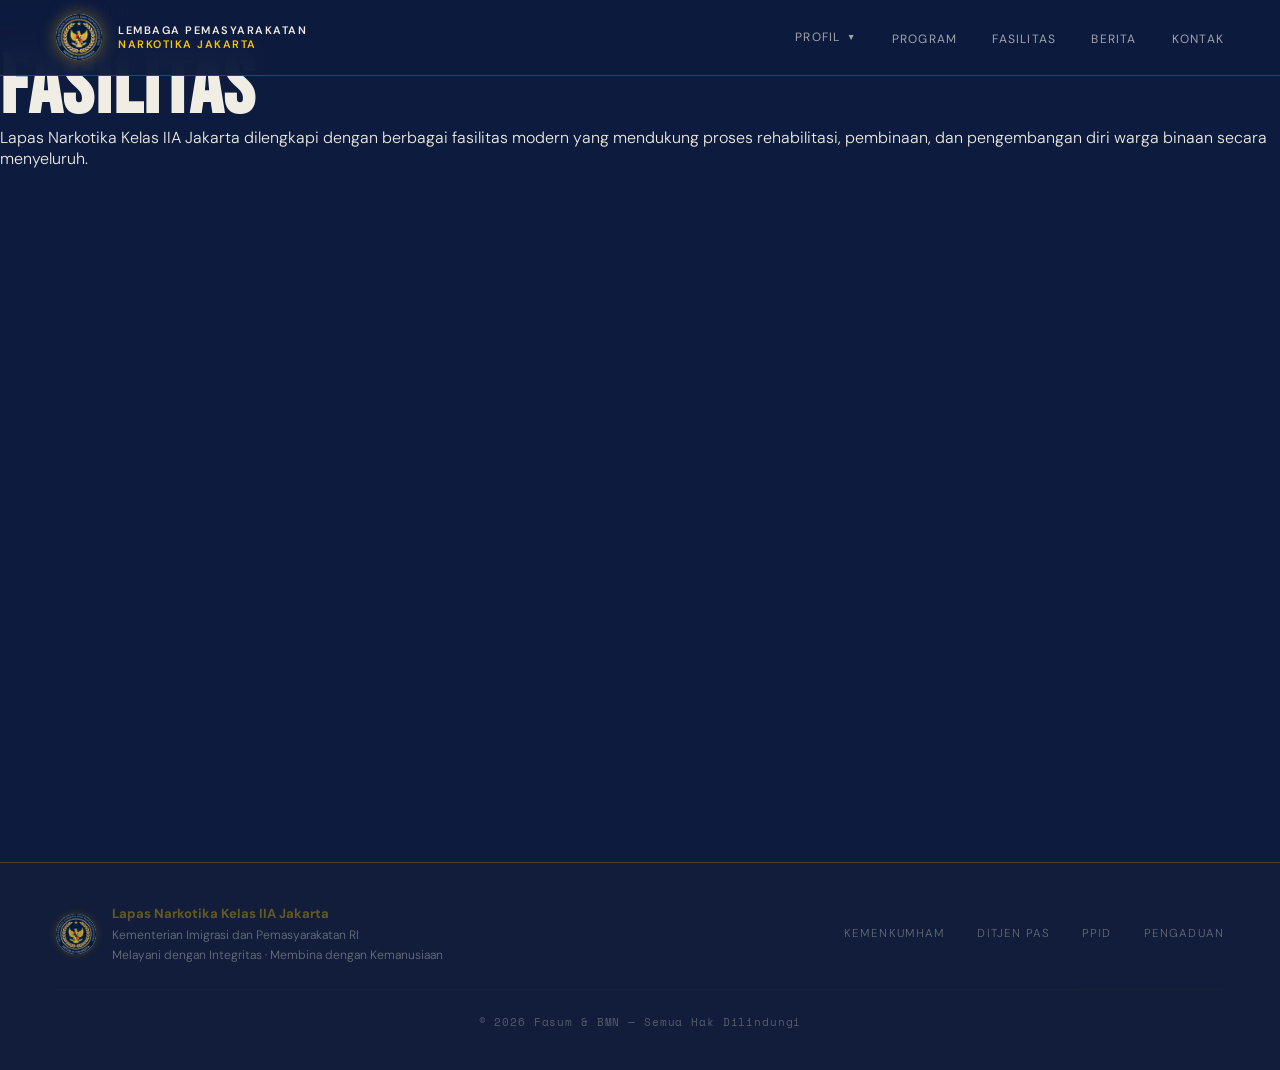
<file: fasilitas.html>
<!DOCTYPE html>
<html lang="id">
<head>
  <meta charset="UTF-8" />
  <meta name="viewport" content="width=device-width, initial-scale=1.0" />
  <title>Fasilitas — Lapas Narkotika Jakarta</title>
  <link rel="shortcut icon" href="image/logo-remove.png" type="image/x-icon">
  <link href="https://fonts.googleapis.com/css2?family=Bebas+Neue&family=DM+Sans:ital,opsz,wght@0,9..40,300;0,9..40,400;0,9..40,600;1,9..40,300&family=Space+Mono:wght@400;700&display=swap" rel="stylesheet">
  <link rel="stylesheet" href="css/style.css">
</head>
<body>

<!-- ========== NAV ========== -->
<nav>
  <a class="nav-logo" href="index.html">
    <img src="image/logo.png" alt="Logo" />
    <div class="nav-title">Lembaga Pemasyarakatan<span>Narkotika Jakarta</span></div>
  </a>
  <ul>
    <li class="nav-dropdown">
      <button class="nav-drop-btn">Profil <span class="nav-drop-arrow">▼</span></button>
      <div class="nav-drop-menu"><div class="nav-drop-menu-inner">
        <a class="drop-item" href="sejarah.html"><div class="drop-item-icon">🏛️</div><div class="drop-item-text">Sejarah</div></a>
        <a class="drop-item" href="visimisi.html"><div class="drop-item-icon">🎯</div><div class="drop-item-text">Visi & Misi</div></a>
        <a class="drop-item" href="struktur.html"><div class="drop-item-icon">🏢</div><div class="drop-item-text">Struktur Organisasi</div></a>
      </div></div>
    </li>
    <li><a href="program.html">Program</a></li>
    <li><a href="fasilitas.html" class="active">Fasilitas</a></li>
    <li><a href="berita.html">Berita</a></li>
    <li><a href="index.html#kontak">Kontak</a></li>
  </ul>
  <button class="nav-hamburger" id="hamburger" aria-label="Buka menu navigasi">
    <span></span><span></span><span></span>
  </button>
</nav>

<!-- Mobile drawer -->
<div class="mobile-menu" id="mobileMenu">
  <div class="mobile-section-label">Profil</div>
  <a class="sub" href="sejarah.html">🏛️ &nbsp;Sejarah</a>
  <a class="sub" href="visimisi.html">🎯 &nbsp;Visi & Misi</a>
  <a class="sub" href="struktur.html">🏢 &nbsp;Struktur Organisasi</a>
  <div class="mobile-section-label" style="margin-top:0.8rem;"></div>
  <a href="program.html">Program</a>
  <a class="active-page" href="fasilitas.html">Fasilitas</a>
  <a href="berita.html">Berita</a>
  <a href="index.html#kontak">Kontak</a>
</div>

<!-- ========== PAGE HERO ========== -->
<div class="page-hero">
  <div class="page-hero-bg"></div>
  <div class="page-hero-content">
    <div class="breadcrumb">
      <a href="index.html">Beranda</a>
      <span>›</span>
      <span style="color:var(--white);opacity:0.85;">Fasilitas</span>
    </div>
    <div class="section-tag">Sarana & Prasarana</div>
    <h1>Fasilitas</h1>
    <p>Lapas Narkotika Kelas IIA Jakarta dilengkapi dengan berbagai fasilitas modern yang mendukung proses rehabilitasi, pembinaan, dan pengembangan diri warga binaan secara menyeluruh.</p>
  </div>
</div>

<!-- ========== FASILITAS SECTION ========== -->
<div class="fasilitas-section">
  <div class="fasilitas-grid reveal" id="fasilitasGrid">

    <div class="fasilitas-item"
         data-name="Fasilitas Rehabilitasi"
         data-icon="🏥"
         data-content="Fasilitas rehabilitasi Lapas Narkotika Kelas IIA Jakarta dirancang untuk memulihkan warga binaan kasus narkotika secara menyeluruh — baik secara medis maupun psikososial. Layanan yang tersedia meliputi rehabilitasi medis berbasis TC (Therapeutic Community), konseling individu dan kelompok, serta pemulihan spiritual.

Program ini dijalankan oleh tim multidisiplin yang terdiri dari dokter, psikolog klinis, konselor adiksi bersertifikat, dan pekerja sosial. Pendekatan yang digunakan mengacu pada standar WHO dan BNN dalam penanganan ketergantungan narkotika.

Setiap warga binaan yang masuk program akan menjalani asesmen awal untuk menentukan tingkat ketergantungan dan kebutuhan intervensinya. Program rehabilitasi berjalan secara bertahap dengan evaluasi rutin setiap bulan untuk memantau perkembangan dan menyesuaikan rencana pemulihan.">

      <div class="fasilitas-icon">🏥</div>
      <div class="fasilitas-name">Fasilitas Rehabilitasi</div>
      <div class="fasilitas-desc">Layanan rehabilitasi medis dan sosial terpadu bagi warga binaan kasus narkotika</div>
    </div>

    <div class="fasilitas-item"
         data-name="Balai Latihan Kerja"
         data-icon="🔧"
         data-content="Balai Latihan Kerja (BLK) Lapas Narkotika Jakarta merupakan pusat pelatihan vokasional bagi warga binaan yang ingin mempersiapkan diri menghadapi dunia kerja setelah bebas. Fasilitas ini dilengkapi dengan peralatan modern dan instruktur berpengalaman di masing-masing bidang.

Bidang pelatihan yang tersedia meliputi teknik mekanik otomotif, bakery dan pastry, kerajinan tangan dan anyaman, tata busana dan menjahit, desain grafis komputer, las listrik, budidaya tanaman hias, serta pengolahan hasil pertanian. Setiap bidang memiliki ruang praktek yang terpisah dan terstandar.

Peserta yang berhasil menyelesaikan program pelatihan akan mendapatkan sertifikat kompetensi resmi dari Badan Nasional Sertifikasi Profesi (BNSP), yang diakui secara nasional oleh dunia industri. Lapas juga aktif menjalin kemitraan dengan perusahaan untuk menyerap lulusan BLK sebagai tenaga kerja setelah warga binaan bebas.">

      <div class="fasilitas-icon">🔧</div>
      <div class="fasilitas-name">Balai Latihan Kerja</div>
      <div class="fasilitas-desc">Tempat pelatihan mekanik, bakery, kerajinan tangan, tata busana, hingga komputer</div>
    </div>

    <div class="fasilitas-item"
         data-name="Sarana Asimilasi & Edukasi"
         data-icon="🌾"
         data-content="Sarana Asimilasi dan Edukasi (SAE) adalah area terpadu yang dirancang khusus untuk mendukung proses asimilasi warga binaan menjelang bebas, sekaligus sebagai pusat edukasi pertanian dan peternakan terapan.

Area ini dibagi menjadi empat zona utama: zona peternakan, zona pertanian sayuran, zona pengolahan hasil, dan zona edukasi terbuka. Setiap zona dikelola secara berkelanjutan oleh warga binaan dengan pendampingan dari petugas Lapas dan instruktur dari Dinas Pertanian DKI Jakarta.

Program SAE tidak hanya memberikan keterampilan praktis, tetapi juga membangun kedisiplinan, rasa tanggung jawab, dan kemampuan bekerja sama dalam tim. Hasil produksi dari area SAE sebagian dikonsumsi untuk memenuhi kebutuhan dapur Lapas, dan sebagian lagi dijual melalui program kemitraan dengan koperasi warga binaan.">

      <div class="fasilitas-icon">🌾</div>
      <div class="fasilitas-name">Sarana Asimilasi & Edukasi</div>
      <div class="fasilitas-desc">Area pembinaan kerja dan edukasi yang berisi peternakan serta pertanian</div>
    </div>

    <div class="fasilitas-item"
         data-name="Budidaya Perikanan & Peternakan"
         data-icon="🐟"
         data-content="Program budidaya perikanan dan peternakan merupakan salah satu unggulan produktif Lapas Narkotika Jakarta yang terus berkembang sejak dirintis beberapa tahun lalu. Program ini menggabungkan aspek ekonomi, pendidikan, dan pembinaan karakter secara bersamaan.

Komoditas yang dibudidayakan meliputi ikan lele (kolam beton dan terpal), ikan patin, ayam petelur, bebek hibrida, dan maggot BSF (Black Soldier Fly). Maggot BSF menjadi inovasi terbaru yang mengolah sampah organik dapur Lapas menjadi pakan ternak bergizi tinggi — menghasilkan siklus produksi yang ramah lingkungan dan hemat biaya.

Seluruh kegiatan dikelola langsung oleh warga binaan yang telah mendapatkan pelatihan teknis. Hasil perikanan dan peternakan sebagian dimanfaatkan untuk konsumsi internal Lapas dan sebagian dijual ke pasar luar melalui program koperasi warga binaan, menghasilkan pendapatan yang dikelola secara transparan.">

      <div class="fasilitas-icon">🐟</div>
      <div class="fasilitas-name">Budidaya Perikanan & Peternakan</div>
      <div class="fasilitas-desc">Budidaya ikan lele, patin, ayam petelur, bebek hibrida, serta maggot BSF</div>
    </div>

    <div class="fasilitas-item"
         data-name="Perkebunan & Pertanian"
         data-icon="🌿"
         data-content="Lahan perkebunan dan pertanian Lapas Narkotika Jakarta dimanfaatkan untuk menanam berbagai jenis sayuran dan tanaman produktif yang hasilnya langsung berkontribusi pada kebutuhan dapur Lapas. Kegiatan bertani ini juga menjadi media terapi aktif bagi warga binaan.

Jenis tanaman yang dibudidayakan antara lain kangkung, bayam, sawi, cabai, tomat, terong, kacang panjang, mentimun, daun bawang, seledri, jahe, dan kunyit. Sebagian lahan juga dimanfaatkan untuk budidaya tanaman hias yang hasilnya dijual kepada masyarakat umum.

Metode pertanian yang diterapkan mengutamakan pendekatan organik dengan memanfaatkan kompos dari limbah dapur dan kotoran ternak. Warga binaan diajarkan teknik bercocok tanam modern mulai dari persiapan lahan, perawatan tanaman, pengendalian hama organik, hingga teknik pascapanen dan pengemasan sederhana.">

      <div class="fasilitas-icon">🌿</div>
      <div class="fasilitas-name">Perkebunan & Pertanian</div>
      <div class="fasilitas-desc">Bercocok tanam sayuran dan pembelajaran agribisnis bagi warga binaan</div>
    </div>

    <div class="fasilitas-item"
         data-name="Fasilitas Kesehatan"
         data-icon="🩺"
         data-content="Fasilitas kesehatan Lapas Narkotika Jakarta beroperasi sebagai poliklinik internal yang memberikan layanan pemeriksaan kesehatan dasar, pengobatan rutin, hingga layanan kesehatan jiwa dan adiksi bagi seluruh warga binaan.

Tim tenaga medis terdiri dari dokter umum, perawat, apoteker, dan konselor kesehatan yang berjaga secara terjadwal setiap hari kerja. Untuk kasus yang memerlukan penanganan lanjutan, Lapas telah membangun sistem rujukan dengan rumah sakit mitra di Jakarta.

Selain layanan kuratif, fasilitas kesehatan juga aktif menjalankan program promotif dan preventif seperti penyuluhan kesehatan, pemeriksaan kesehatan berkala, imunisasi, serta deteksi dini penyakit menular. Program khusus kesehatan jiwa dan pemulihan adiksi dijalankan secara terintegrasi dengan program rehabilitasi Lapas.">

      <div class="fasilitas-icon">🩺</div>
      <div class="fasilitas-name">Fasilitas Kesehatan</div>
      <div class="fasilitas-desc">Pemeriksaan kesehatan dan layanan rehabilitasi warga binaan</div>
    </div>

    <div class="fasilitas-item"
         data-name="Tempat Ibadah"
         data-icon="🕌"
         data-bg="linear-gradient(135deg,#1a1400 0%,#0d1b3e 100%)"
         data-content="Lapas Narkotika Jakarta menyediakan fasilitas ibadah yang lengkap dan representatif bagi seluruh warga binaan dari berbagai latar belakang agama dan kepercayaan. Keberagaman ini dijaga dan difasilitasi sebagai bagian dari hak asasi setiap warga binaan.

Fasilitas yang tersedia meliputi masjid berkapasitas besar dengan fasilitas wudhu yang memadai, gereja yang digunakan bergantian untuk ibadah Protestan dan Katolik, serta ruang khusus untuk peribadatan umat Hindu dan Buddha. Setiap fasilitas dirawat secara rutin dan dijaga kebersihannya.

Kegiatan rohani berlangsung setiap hari dengan program yang terstruktur: pengajian rutin, kebaktian mingguan, serta bimbingan rohani perorangan oleh penyuluh agama yang ditugaskan dari Kementerian Agama. Program ini terbukti berkontribusi positif pada kondisi mental dan motivasi pemulihan warga binaan.">

      <div class="fasilitas-icon">🕌</div>
      <div class="fasilitas-name">Tempat Ibadah</div>
      <div class="fasilitas-desc">Fasilitas ibadah berbagai agama: masjid, gereja, dan vihara</div>
    </div>

    <div class="fasilitas-item"
         data-name="Perpustakaan & Ruang Belajar"
         data-icon="📚"
         data-content="Perpustakaan dan ruang belajar Lapas Narkotika Jakarta merupakan pusat pengembangan intelektual dan pendidikan bagi seluruh warga binaan. Fasilitas ini dirancang sebagai ruang yang nyaman, tenang, dan kondusif untuk membaca, belajar, dan mengembangkan diri.

Koleksi buku mencakup berbagai kategori mulai dari buku pendidikan umum, agama, keterampilan praktis, motivasi, hingga fiksi sastra Indonesia. Perpustakaan dikelola oleh petugas dan dibantu oleh warga binaan yang terlatih sebagai pustakawan pendamping.

Program pendidikan formal yang berjalan meliputi Kejar Paket A, B, dan C yang setara dengan SD, SMP, dan SMA, bekerjasama dengan Dinas Pendidikan DKI Jakarta. Selain itu, tersedia akses e-learning terbatas untuk modul-modul keterampilan dan ujian kompetensi, memastikan warga binaan tetap dapat mengakses pendidikan berkualitas meski berada di dalam lapas.">

      <div class="fasilitas-icon">📚</div>
      <div class="fasilitas-name">Perpustakaan & Ruang Belajar</div>
      <div class="fasilitas-desc">Digunakan untuk pembinaan intelektual dan pendidikan warga binaan</div>
    </div>

    <div class="fasilitas-item"
         data-name="Layanan TI & Self Service"
         data-icon="🖥️"
         data-content="Lapas Narkotika Jakarta terus berinovasi dalam pemanfaatan teknologi informasi untuk meningkatkan kualitas layanan kepada warga binaan dan keluarganya. Fasilitas TI modern yang tersedia mencerminkan komitmen Lapas terhadap transformasi digital pemasyarakatan.

Sistem Informasi Pemasyarakatan (SDP) digunakan untuk pengelolaan data warga binaan secara digital dan terintegrasi dengan sistem nasional Ditjen PAS. Warga binaan dapat mengakses informasi terkait status pidana, jadwal sidang, dan informasi penting lainnya melalui kiosk self-service yang tersedia di beberapa titik strategis dalam Lapas.

Keluarga warga binaan juga dipermudah dengan layanan informasi daring yang memungkinkan pengecekan jadwal kunjungan, status remisi, dan pengajuan layanan tertentu secara online. Fasilitas komputer juga tersedia untuk program pelatihan literasi digital sebagai bagian dari pembinaan vokasional.">

      <div class="fasilitas-icon">🖥️</div>
      <div class="fasilitas-name">Layanan TI & Self Service</div>
      <div class="fasilitas-desc">Layanan SDP, informasi, dan self-service untuk warga binaan</div>
    </div>

    <div class="fasilitas-item"
         data-name="Dapur & Penyajian Makanan"
         data-icon="🍽️"
         data-content="Fasilitas dapur dan layanan penyajian makanan Lapas Narkotika Jakarta dikelola dengan standar higienitas tinggi untuk memastikan setiap warga binaan mendapatkan asupan makanan yang bergizi, bersih, dan cukup tiga kali sehari.

Menu makanan disusun oleh ahli gizi berdasarkan pedoman gizi seimbang Kementerian Kesehatan, dengan mempertimbangkan keberagaman latar belakang dan kebutuhan khusus warga binaan (termasuk kebutuhan diet medis). Variasi menu dirotasi secara berkala untuk menjaga kualitas dan selera.

Dapur dikelola secara profesional dengan menerapkan prinsip-prinsip HACCP (Hazard Analysis Critical Control Point) dalam setiap tahap pengolahan makanan. Warga binaan yang bertugas di dapur mendapatkan pelatihan khusus higiene dan sanitasi pangan, menjadikan kegiatan dapur sekaligus sebagai program pelatihan kerja bidang tata boga.">

      <div class="fasilitas-icon">🍽️</div>
      <div class="fasilitas-name">Dapur & Penyajian Makanan</div>
      <div class="fasilitas-desc">Fasilitas pengolahan dan penyajian makanan bergizi bagi warga binaan</div>
    </div>

    <div class="fasilitas-item"
         data-name="Fasilitas Kunjungan"
         data-icon="👨‍👩‍👧"
         data-content="Fasilitas kunjungan keluarga Lapas Narkotika Jakarta dirancang untuk mempererat hubungan warga binaan dengan keluarga sebagai bagian penting dari proses rehabilitasi dan reintegrasi sosial. Kualitas dan kenyamanan fasilitas ini terus ditingkatkan secara berkelanjutan.

Area kunjungan dilengkapi dengan ruang tunggu yang nyaman, loket pelayanan yang ramah, dan ruang kunjungan tatap muka yang terstandar. Sistem antrean digital diterapkan untuk meminimalisasi waktu tunggu dan memastikan pelayanan yang adil bagi semua pengunjung.

Inovasi terbaru adalah layanan kunjungan virtual (Video Conference) yang memungkinkan keluarga di luar Jakarta atau yang tidak dapat hadir secara fisik untuk tetap berinteraksi dengan warga binaan melalui jaringan internet. Sistem pemesanan kunjungan daring juga tersedia, sehingga keluarga dapat merencanakan kunjungan dengan lebih mudah dan pasti.">

      <div class="fasilitas-icon">👨‍👩‍👧</div>
      <div class="fasilitas-name">Fasilitas Kunjungan</div>
      <div class="fasilitas-desc">Area pelayanan kunjungan keluarga dan layanan terpadu terstandarisasi</div>
    </div>

  </div>
</div>

<!-- ========== MODAL ========== -->
<div class="modal-overlay" id="modalOverlay" role="dialog" aria-modal="true" aria-labelledby="modalTitle">
  <div class="modal" id="modal">
    <button class="modal-close" id="modalClose" aria-label="Tutup">&times;</button>

    <div class="modal-hero" id="modalHero"></div>

    <div class="modal-body">
      <div class="modal-badge" id="modalBadge"></div>
      <div class="modal-title" id="modalTitle"></div>
      <div class="modal-divider"></div>
      <div class="modal-content" id="modalContent"></div>
      <div class="modal-stats" id="modalStats"></div>
    </div>
  </div>
</div>

<!-- ========== FOOTER ========== -->
<footer>
  <div class="footer-inner">
    <div class="footer-left-logo">
      <img src="image/logo.png" alt="Logo" />
      <div class="footer-text">
        <strong>Lapas Narkotika Kelas IIA Jakarta</strong>
        Kementerian Imigrasi dan Pemasyarakatan RI<br>
        Melayani dengan Integritas · Membina dengan Kemanusiaan
      </div>
    </div>
    <div class="footer-links">
      <a href="https://kemenkumham.go.id"                   target="_blank" rel="noopener">Kemenkumham</a>
      <a href="https://ditjenpas.go.id"                     target="_blank" rel="noopener">Ditjen PAS</a>
      <a href="https://ppid.kemenkumham.go.id"              target="_blank" rel="noopener">PPID</a>
      <a href="https://layanan.kemenkumham.go.id/pengaduan"  target="_blank" rel="noopener">Pengaduan</a>
    </div>
  </div>
  <div class="footer-bottom">© 2026 Fasum & BMN — Semua Hak Dilindungi</div>
</footer>

<script src="js/main.js"></script>
</body>
</html>
</file>
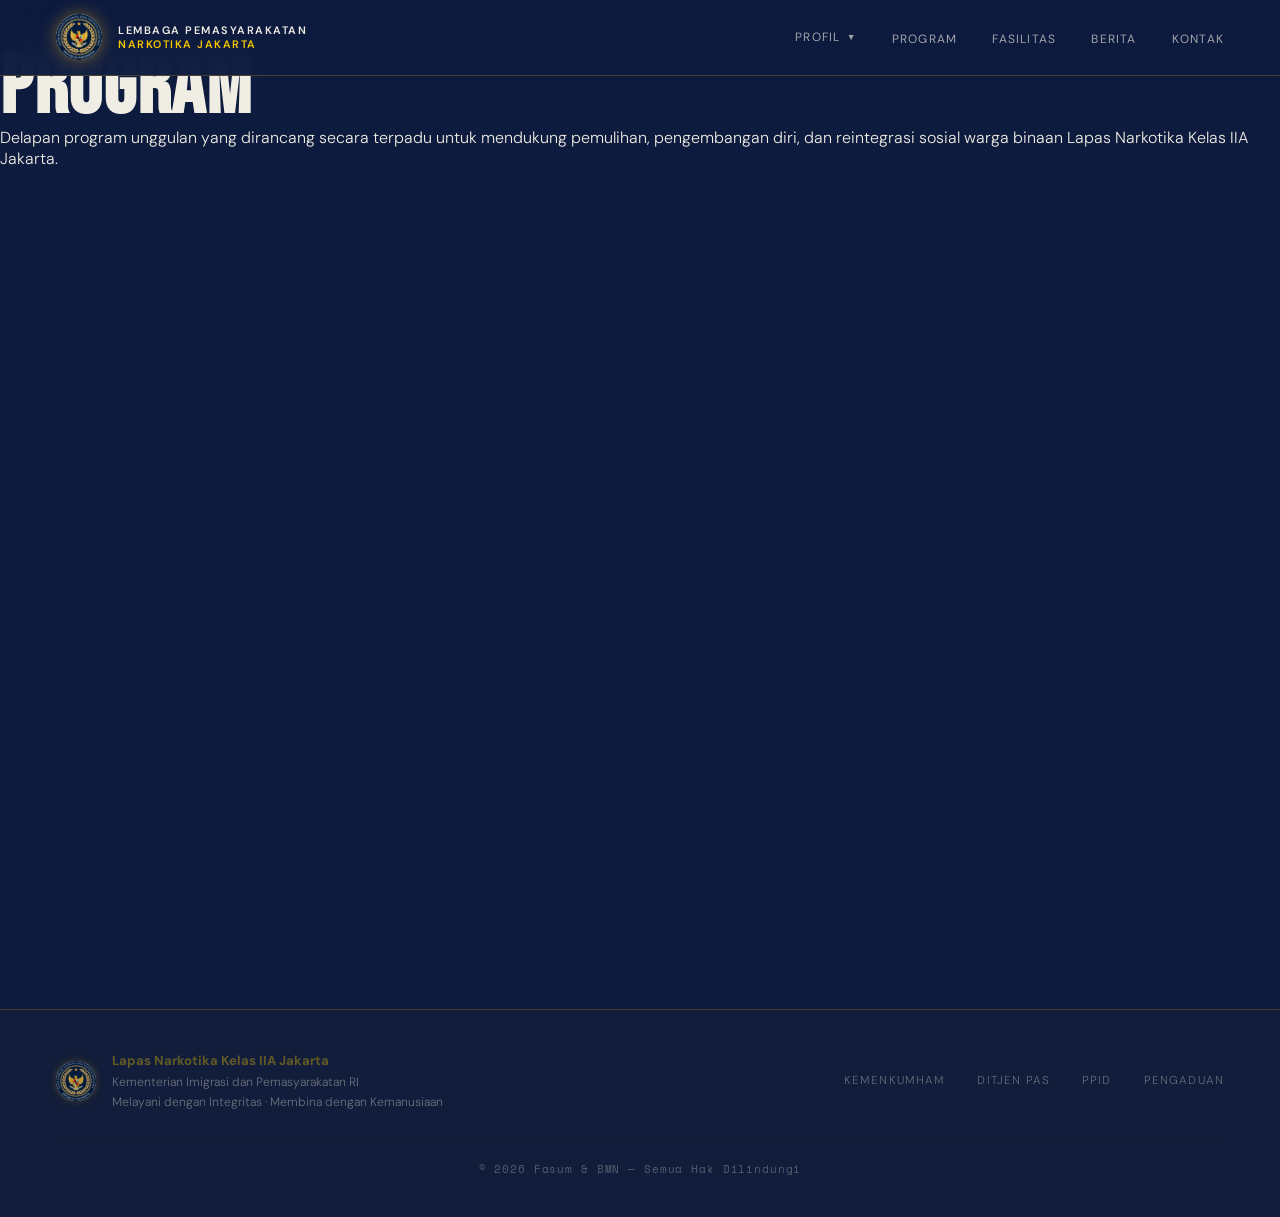
<file: program.html>
<!DOCTYPE html>
<html lang="id">
<head>
  <meta charset="UTF-8" />
  <meta name="viewport" content="width=device-width, initial-scale=1.0" />
  <title>Program — Lapas Narkotika Jakarta</title>
  <link rel="shortcut icon" href="image/logo-remove.png" type="image/x-icon">
  <link href="https://fonts.googleapis.com/css2?family=Bebas+Neue&family=DM+Sans:ital,opsz,wght@0,9..40,300;0,9..40,400;0,9..40,600;1,9..40,300&family=Space+Mono:wght@400;700&display=swap" rel="stylesheet">
  <link rel="stylesheet" href="css/style.css">
</head>
<body>

<nav>
  <a class="nav-logo" href="index.html">
    <img src="image/logo.png" alt="Logo" />
    <div class="nav-title">Lembaga Pemasyarakatan<span>Narkotika Jakarta</span></div>
  </a>

  <!-- Desktop nav -->
  <ul>
    <li class="nav-dropdown">
      <button class="nav-drop-btn">Profil <span class="nav-drop-arrow">▼</span></button>
      <div class="nav-drop-menu"><div class="nav-drop-menu-inner">
        <a class="drop-item" href="sejarah.html"><div class="drop-item-icon">🏛️</div><div class="drop-item-text">Sejarah</div></a>
        <a class="drop-item" href="visimisi.html"><div class="drop-item-icon">🎯</div><div class="drop-item-text">Visi & Misi</div></a>
        <a class="drop-item" href="struktur.html"><div class="drop-item-icon">🏢</div><div class="drop-item-text">Struktur Organisasi</div></a>
      </div></div>
    </li>
    <li><a href="program.html" class="active">Program</a></li>
    <li><a href="fasilitas.html">Fasilitas</a></li>
    <li><a href="berita.html">Berita</a></li>
    <li><a href="index.html#kontak">Kontak</a></li>
  </ul>

  <!-- Hamburger -->
  <button class="nav-hamburger" id="hamburger" aria-label="Buka menu navigasi">
    <span></span><span></span><span></span>
  </button>
</nav>

<!-- Mobile drawer -->
<div class="mobile-menu" id="mobileMenu">
  <div class="mobile-section-label">Profil</div>
  <a class="sub" href="sejarah.html">🏛️ &nbsp;Sejarah</a>
  <a class="sub" href="visimisi.html">🎯 &nbsp;Visi & Misi</a>
  <a class="sub" href="struktur.html">🏢 &nbsp;Struktur Organisasi</a>
  <div class="mobile-section-label" style="margin-top:0.8rem;"></div>
  <a class="active-page" href="program.html">Program</a>
  <a href="fasilitas.html">Fasilitas</a>
  <a href="berita.html">Berita</a>
  <a href="index.html#kontak">Kontak</a>
</div>

<!-- PAGE HERO -->
<div class="page-hero">
  <div class="page-hero-bg"></div>
  <div class="page-hero-content">
    <div class="breadcrumb">
      <a href="index.html">Beranda</a>
      <span>›</span>
      <span>Profil</span>
      <span>›</span>
      <span style="color:var(--white);opacity:0.85;">Program</span>
    </div>
    <div class="section-tag">Program Unggulan</div>
    <h1>Program</h1>
    <p class="page-hero-sub">Delapan program unggulan yang dirancang secara terpadu untuk mendukung pemulihan, pengembangan diri, dan reintegrasi sosial warga binaan Lapas Narkotika Kelas IIA Jakarta.</p>
  </div>
</div>

<!-- PROGRAM GRID -->
<div class="program-section">
  <div class="program-grid reveal">

    <div class="program-card" onclick="openModal('rehabilitasi')">
      <div class="program-icon">🏥</div>
      <div class="program-num">01 — Medis</div>
      <div class="program-title">Rehabilitasi Narkotika</div>
      <p class="program-desc">Pemulihan pecandu dan penyalahguna narkoba melalui rehabilitasi medis dan sosial secara terpadu oleh tim dokter dan tenaga ahli terlatih.</p>
      <div class="program-click-hint">Klik untuk detail →</div>
    </div>

    <div class="program-card" onclick="openModal('kepribadian')">
      <div class="program-icon">🧠</div>
      <div class="program-num">02 — Kepribadian</div>
      <div class="program-title">Pembinaan Kepribadian</div>
      <p class="program-desc">Pembentukan mental, moral, disiplin, dan karakter agar warga binaan siap kembali ke masyarakat dengan pola pikir dan perilaku positif.</p>
      <div class="program-click-hint">Klik untuk detail →</div>
    </div>

    <div class="program-card" onclick="openModal('blk')">
      <div class="program-icon">🔧</div>
      <div class="program-num">03 — Vokasional</div>
      <div class="program-title">Balai Latihan Kerja</div>
      <p class="program-desc">Pelatihan keterampilan kerja praktis agar warga binaan memiliki keahlian siap pakai setelah bebas, mencakup berbagai bidang vokasi.</p>
      <div class="program-click-hint">Klik untuk detail →</div>
    </div>

    <div class="program-card" onclick="openModal('sertifikasi')">
      <div class="program-icon">📜</div>
      <div class="program-num">04 — Sertifikasi</div>
      <div class="program-title">Pelatihan Bersertifikat</div>
      <p class="program-desc">Kerjasama dengan lembaga sertifikasi resmi agar warga binaan mendapat sertifikat kompetensi yang diakui secara nasional oleh BNSP.</p>
      <div class="program-click-hint">Klik untuk detail →</div>
    </div>

    <div class="program-card" onclick="openModal('pkbm')">
      <div class="program-icon">📖</div>
      <div class="program-num">05 — Pendidikan</div>
      <div class="program-title">PKBM</div>
      <p class="program-desc">Program Pusat Kegiatan Belajar Masyarakat untuk meningkatkan pengetahuan, literasi, dan kepercayaan diri warga binaan.</p>
      <div class="program-click-hint">Klik untuk detail →</div>
    </div>

    <div class="program-card" onclick="openModal('hipnoterapi')">
      <div class="program-icon">💡</div>
      <div class="program-num">06 — Intelektual</div>
      <div class="program-title">Hypnotherapy & Pembinaan Intelektual</div>
      <p class="program-desc">Pengembangan mental dan motivasi melalui hypnotherapy untuk membantu perubahan pola pikir warga binaan secara berkelanjutan.</p>
      <div class="program-click-hint">Klik untuk detail →</div>
    </div>

    <div class="program-card" onclick="openModal('usaha')">
      <div class="program-icon">🌱</div>
      <div class="program-num">07 — Wirausaha</div>
      <div class="program-title">Kemandirian Usaha</div>
      <p class="program-desc">Pelatihan bakery, konveksi, kerajinan tangan, hingga budidaya ayam petelur sebagai bekal usaha mandiri setelah bebas.</p>
      <div class="program-click-hint">Klik untuk detail →</div>
    </div>

    <div class="program-card" onclick="openModal('integrasi')">
      <div class="program-icon">🤝</div>
      <div class="program-num">08 — Reintegrasi</div>
      <div class="program-title">Integrasi & Pembebasan Bersyarat</div>
      <p class="program-desc">Pembinaan administratif untuk pembebasan bersyarat, cuti bersyarat, dan pendampingan reintegrasi sosial pasca-bebas.</p>
      <div class="program-click-hint">Klik untuk detail →</div>
    </div>

  </div>
</div>

<footer>
  <div class="footer-inner">
    <div class="footer-left-logo">
      <img src="image/logo.png" alt="Logo" />
      <div class="footer-text"><strong>Lapas Narkotika Kelas IIA Jakarta</strong>Kementerian Imigrasi dan Pemasyarakatan RI<br>Melayani dengan Integritas · Membina dengan Kemanusiaan</div>
    </div>
    <div class="footer-links">
      <a href="#">Kemenkumham</a><a href="#">Ditjen PAS</a><a href="#">PPID</a><a href="#">Pengaduan</a>
    </div>
  </div>
  <div class="footer-bottom">© 2026 Fasum & BMN — Semua Hak Dilindungi</div>
</footer>

<!-- MODAL -->
<div class="modal-overlay" id="modalOverlay" onclick="closeModalOutside(event)">
  <div class="modal" id="modalBox">
    <button class="modal-close" onclick="closeModal()">✕</button>
    <div id="modalImgWrap"></div>
    <div class="modal-body">
      <div class="modal-tag" id="modalTag"></div>
      <div class="modal-title" id="modalTitle"></div>
      <div class="modal-desc" id="modalDesc"></div>
      <div class="modal-features" id="modalFeatures"></div>
    </div>
  </div>
</div>

<script src="js/main.js"></script>
</body>
</html>
</file>
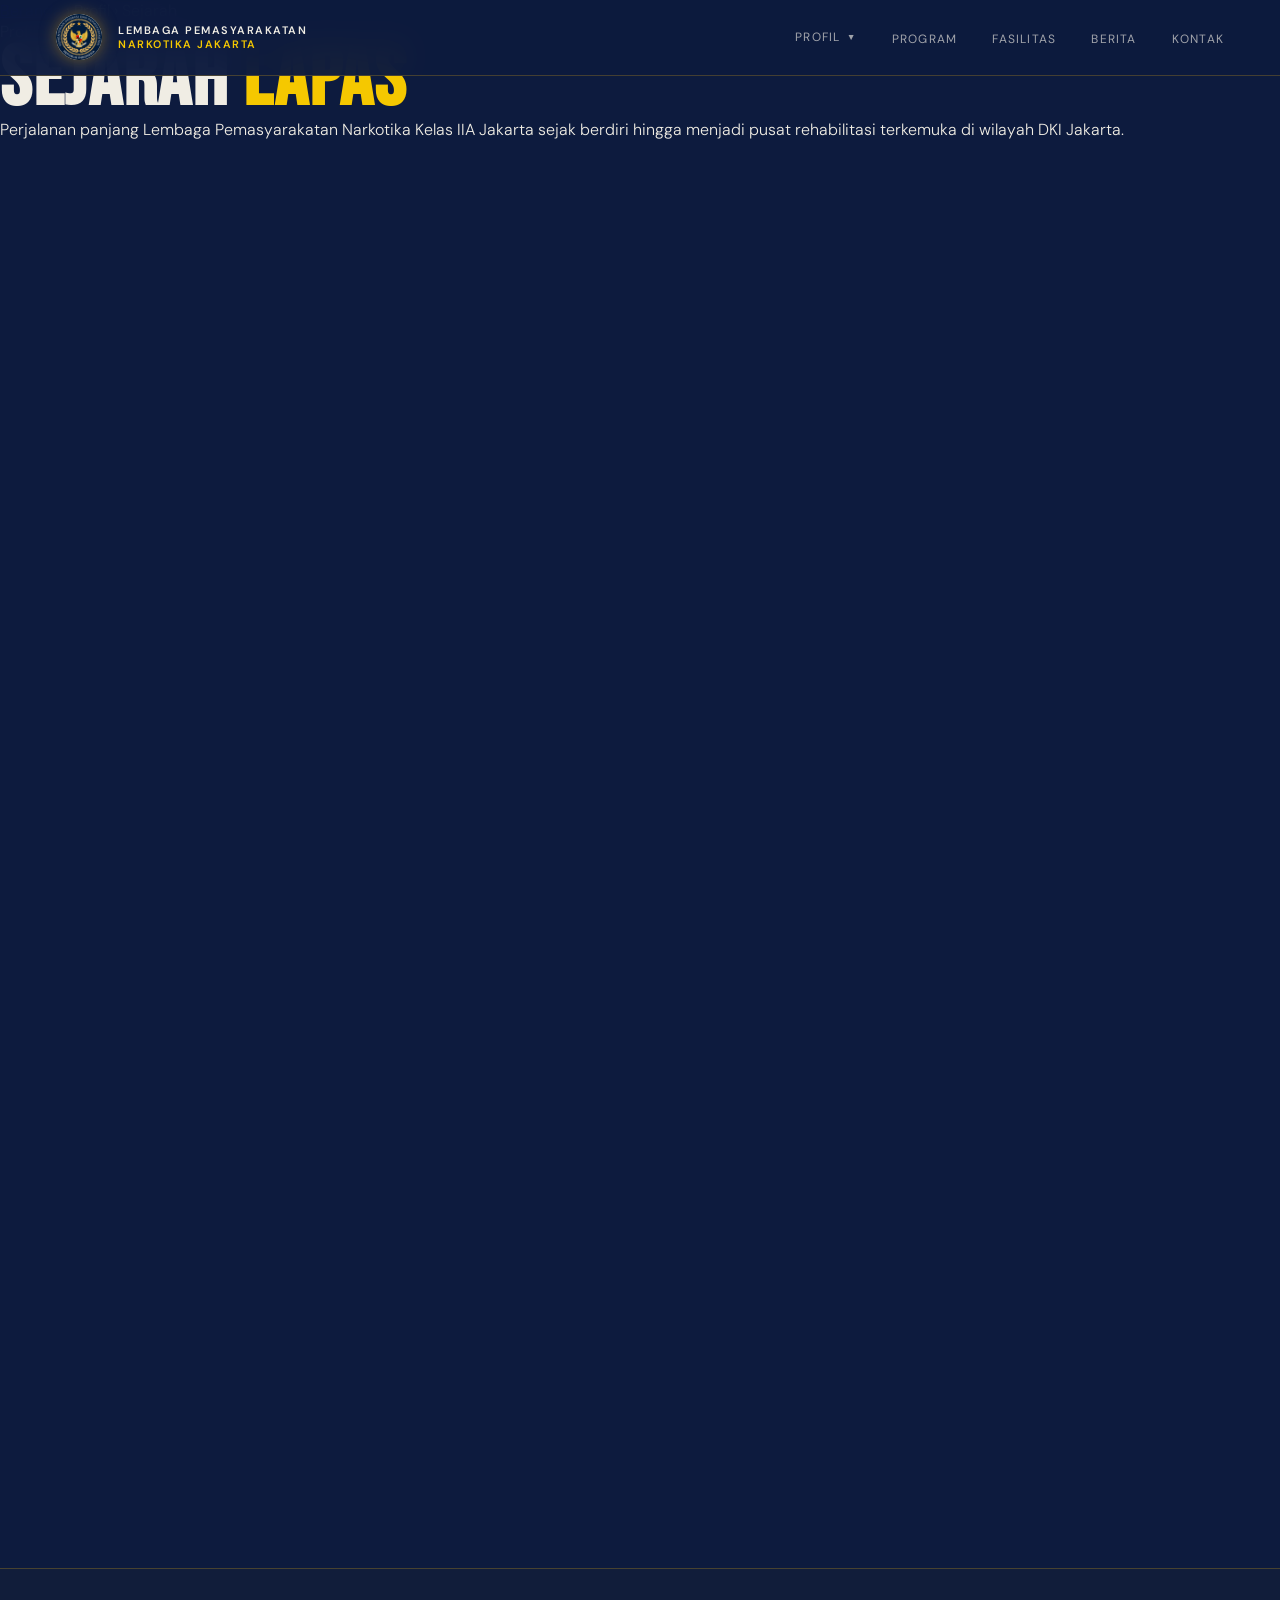
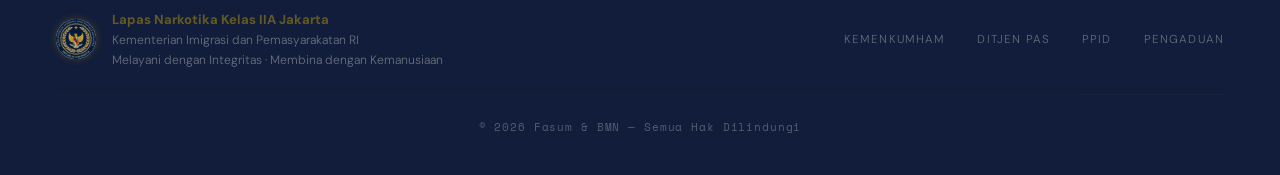
<file: sejarah.html>
<!DOCTYPE html>
<html lang="id">
<head>
  <meta charset="UTF-8" />
  <meta name="viewport" content="width=device-width, initial-scale=1.0" />
  <title>Sejarah — Lapas Narkotika Jakarta</title>
  <link rel="shortcut icon" href="image/logo-remove.png" type="image/x-icon">
  <link href="https://fonts.googleapis.com/css2?family=Bebas+Neue&family=DM+Sans:ital,opsz,wght@0,9..40,300;0,9..40,400;0,9..40,600;1,9..40,300&family=Space+Mono:wght@400;700&display=swap" rel="stylesheet">
  <link rel="stylesheet" href="css/style.css">
</head>
<body>

<nav>
  <a class="nav-logo" href="index.html">
    <img src="image/logo.png" alt="Logo" />
    <div class="nav-title">Lembaga Pemasyarakatan<span>Narkotika Jakarta</span></div>
  </a>

  <!-- Desktop nav -->
  <ul>
    <li class="nav-dropdown">
      <button class="nav-drop-btn">Profil <span class="nav-drop-arrow">▼</span></button>
      <div class="nav-drop-menu">
        <div class="nav-drop-menu-inner">
          <a class="drop-item active-page" href="sejarah.html">
            <div class="drop-item-icon">🏛️</div>
            <div class="drop-item-text">Sejarah</div>
          </a>
          <a class="drop-item" href="visimisi.html">
            <div class="drop-item-icon">🎯</div>
            <div class="drop-item-text">Visi & Misi</div>
          </a>
          <a class="drop-item" href="struktur.html">
            <div class="drop-item-icon">🏢</div>
            <div class="drop-item-text">Struktur Organisasi</div>
          </a>
        </div>
      </div>
    </li>
    <li><a href="program.html">Program</a></li>
    <li><a href="fasilitas.html">Fasilitas</a></li>
    <li><a href="berita.html">Berita</a></li>
    <li><a href="index.html#kontak">Kontak</a></li>
  </ul>

  <!-- Hamburger -->
  <button class="nav-hamburger" id="hamburger" aria-label="Buka menu navigasi">
    <span></span><span></span><span></span>
  </button>
</nav>

<!-- Mobile drawer -->
<div class="mobile-menu" id="mobileMenu">
  <div class="mobile-section-label">Profil</div>
  <a class="sub active-page" href="sejarah.html">🏛️ &nbsp;Sejarah</a>
  <a class="sub" href="visimisi.html">🎯 &nbsp;Visi & Misi</a>
  <a class="sub" href="struktur.html">🏢 &nbsp;Struktur Organisasi</a>
  <div class="mobile-section-label" style="margin-top:0.8rem;"></div>
  <a href="program.html">Program</a>
  <a href="fasilitas.html">Fasilitas</a>
  <a href="berita.html">Berita</a>
  <a href="index.html#kontak">Kontak</a>
</div>

<!-- PAGE HERO -->
<div class="page-hero">
  <div class="page-hero-bg"></div>
  <div class="page-hero-grid"></div>
  <div class="page-hero-content">
    <div class="breadcrumb">
      <a href="index.html">Beranda</a>
      <span>›</span>
      <span>Profil</span>
      <span>›</span>
      <span style="color:var(--white);opacity:0.85;">Sejarah</span>
    </div>
    <div class="page-tag">Profil Institusi</div>
    <h1>Sejarah <em>Lapas</em></h1>
    <p class="page-hero-sub">Perjalanan panjang Lembaga Pemasyarakatan Narkotika Kelas IIA Jakarta sejak berdiri hingga menjadi pusat rehabilitasi terkemuka di wilayah DKI Jakarta.</p>
  </div>
</div>

<!-- CONTENT -->
<div class="content-wrap">

  <!-- STATS -->
  <div class="stats-row reveal">
    <div class="stat-block"><div class="stat-block-num">2003</div><div class="stat-block-label">Tahun Berdiri</div></div>
    <div class="stat-block"><div class="stat-block-num">27.213</div><div class="stat-block-label">Luas Lahan (m²)</div></div>
    <div class="stat-block"><div class="stat-block-num">1.064</div><div class="stat-block-label">Kapasitas Hunian</div></div>
    <div class="stat-block"><div class="stat-block-num">IIA</div><div class="stat-block-label">Kelas Lapas</div></div>
  </div>

  <!-- TIMELINE HEADER -->
  <div style="margin-bottom:2rem;" class="reveal">
    <div class="section-tag-inline">Linimasa</div>
    <div class="section-head">Perjalanan <em>Institusi</em></div>
    <div class="section-divider"></div>
  </div>

  <!-- TIMELINE -->
  <div class="timeline reveal">
    <div class="timeline-item">
      <div class="timeline-dot"></div>
      <div class="timeline-year">Latar Belakang</div>
      <div class="timeline-title">Awal Mula — Bagian dari Lapas Cipinang</div>
      <div class="timeline-body">
        <strong>Lapas Narkotika Kelas IIA Jakarta</strong> pada awalnya merupakan bagian dari Lembaga Pemasyarakatan Kelas I Cipinang. Meningkatnya jumlah narapidana kasus narkotika mendorong pemerintah untuk mengembangkan satuan khusus yang dapat memberikan penanganan rehabilitatif yang lebih terarah dan spesifik.
      </div>
    </div>
    <div class="timeline-item">
      <div class="timeline-dot"></div>
      <div class="timeline-year">2003 — Dasar Hukum Pembentukan</div>
      <div class="timeline-title">Keputusan Menteri Kehakiman dan HAM</div>
      <div class="timeline-body">
        Pendirian lembaga ini didasarkan pada <strong>Keputusan Menteri Kehakiman dan Hak Asasi Manusia Republik Indonesia Nomor M.04.PR.07.03 Tahun 2003</strong> tentang Pembentukan Lembaga Pemasyarakatan Narkotika di beberapa wilayah strategis Indonesia. Wilayah-wilayah tersebut antara lain: Pematang Siantar, Lubuk Linggau, Bandar Lampung, <strong>Jakarta</strong>, Bandung, Nusakambangan, Madiun, Pamekasan, Martapura, Bangli, Maros, dan Jayapura.
      </div>
    </div>
    <div class="timeline-item">
      <div class="timeline-dot"></div>
      <div class="timeline-year">30 Oktober 2003 — Peresmian</div>
      <div class="timeline-title">Diresmikan Presiden Megawati Soekarnoputri</div>
      <div class="timeline-body">
        Lapas Narkotika Kelas IIA Jakarta secara resmi diresmikan oleh <strong>Presiden Republik Indonesia, Megawati Soekarnoputri</strong>, pada tanggal 30 Oktober 2003. Lapas ini dibangun di atas lahan seluas <strong>27.213,72 m²</strong> dengan kapasitas hunian sebanyak <strong>1.064 orang</strong>. Bangunan dirancang dengan tingkat keamanan maksimum untuk memastikan keselamatan dan ketertiban seluruh warga binaan.
      </div>
    </div>
    <div class="timeline-item">
      <div class="timeline-dot"></div>
      <div class="timeline-year">Pengembangan Berkelanjutan</div>
      <div class="timeline-title">Penguatan Program Rehabilitasi</div>
      <div class="timeline-body">
        Sejak peresmiannya, Lapas Narkotika Jakarta terus berkembang dengan memperkuat program rehabilitasi medis dan sosial bagi warga binaan. Berbagai kerja sama dibangun bersama instansi seperti BNN, Kementerian Kesehatan, dan lembaga internasional untuk meningkatkan standar layanan pemasyarakatan berbasis rehabilitasi.
      </div>
    </div>
    <div class="timeline-item">
      <div class="timeline-dot"></div>
      <div class="timeline-year">Saat Ini</div>
      <div class="timeline-title">Pusat Rehabilitasi Terkemuka di DKI Jakarta</div>
      <div class="timeline-body">
        Kini, <strong>Lapas Narkotika Kelas IIA Jakarta</strong> telah menjadi salah satu pusat rehabilitasi, pembinaan, dan reintegrasi sosial terdepan di DKI Jakarta. Berada di bawah naungan <strong>Kementerian Imigrasi dan Pemasyarakatan Republik Indonesia</strong>, lapas ini terus berinovasi dalam layanan pemasyarakatan yang manusiawi dan berbasis bukti ilmiah.
      </div>
    </div>
  </div>

  <!-- INFO DETAIL -->
  <div style="margin-top:5rem;" class="reveal">
    <div class="section-tag-inline">Identitas Institusi</div>
    <div class="section-head">Data <em>Kelembagaan</em></div>
    <div class="section-divider"></div>
    <div class="info-grid">
      <div class="info-block"><div class="info-block-label">Nama Resmi</div><div class="info-block-value">Lapas Narkotika Kelas IIA Jakarta</div></div>
      <div class="info-block"><div class="info-block-label">Tanggal Peresmian</div><div class="info-block-value">30 Oktober 2003</div></div>
      <div class="info-block"><div class="info-block-label">Dasar Hukum</div><div class="info-block-value">Keputusan Menkeh & HAM RI No. M.04.PR.07.03 Tahun 2003</div></div>
      <div class="info-block"><div class="info-block-label">Diresmikan Oleh</div><div class="info-block-value">Presiden RI Megawati Soekarnoputri</div></div>
      <div class="info-block"><div class="info-block-label">Instansi Induk</div><div class="info-block-value">Kementerian Imigrasi dan Pemasyarakatan RI</div></div>
      <div class="info-block"><div class="info-block-label">Direktorat</div><div class="info-block-value">Direktorat Jenderal Pemasyarakatan</div></div>
      <div class="info-block"><div class="info-block-label">Klasifikasi</div><div class="info-block-value">Kelas IIA — Khusus Narkotika</div></div>
      <div class="info-block"><div class="info-block-label">Lokasi</div><div class="info-block-value">Jl. Bekasi Tim. Raya No.170A, Cipinang Besar Utara, Jakarta Timur 13410</div></div>
      <div class="info-block"><div class="info-block-label">Luas Lahan</div><div class="info-block-value">27.213,72 m²</div></div>
      <div class="info-block"><div class="info-block-label">Kapasitas Hunian</div><div class="info-block-value">1.064 orang</div></div>
      <div class="info-block"><div class="info-block-label">Tingkat Keamanan</div><div class="info-block-value">Maksimum</div></div>
      <div class="info-block"><div class="info-block-label">Wilayah Kerja</div><div class="info-block-value">DKI Jakarta & Sekitarnya</div></div>
    </div>
  </div>

</div><!-- /content-wrap -->

<footer>
  <div class="footer-inner">
    <div class="footer-left-logo">
      <img src="image/logo.png" alt="Logo" />
      <div class="footer-text">
        <strong>Lapas Narkotika Kelas IIA Jakarta</strong>
        Kementerian Imigrasi dan Pemasyarakatan RI<br>
        Melayani dengan Integritas · Membina dengan Kemanusiaan
      </div>
    </div>
    <div class="footer-links">
      <a href="#">Kemenkumham</a>
      <a href="#">Ditjen PAS</a>
      <a href="#">PPID</a>
      <a href="#">Pengaduan</a>
    </div>
  </div>
  <div class="footer-bottom">© 2026 Fasum & BMN — Semua Hak Dilindungi</div>
</footer>

<script src="js/main.js"></script>
</body>
</html>
</file>
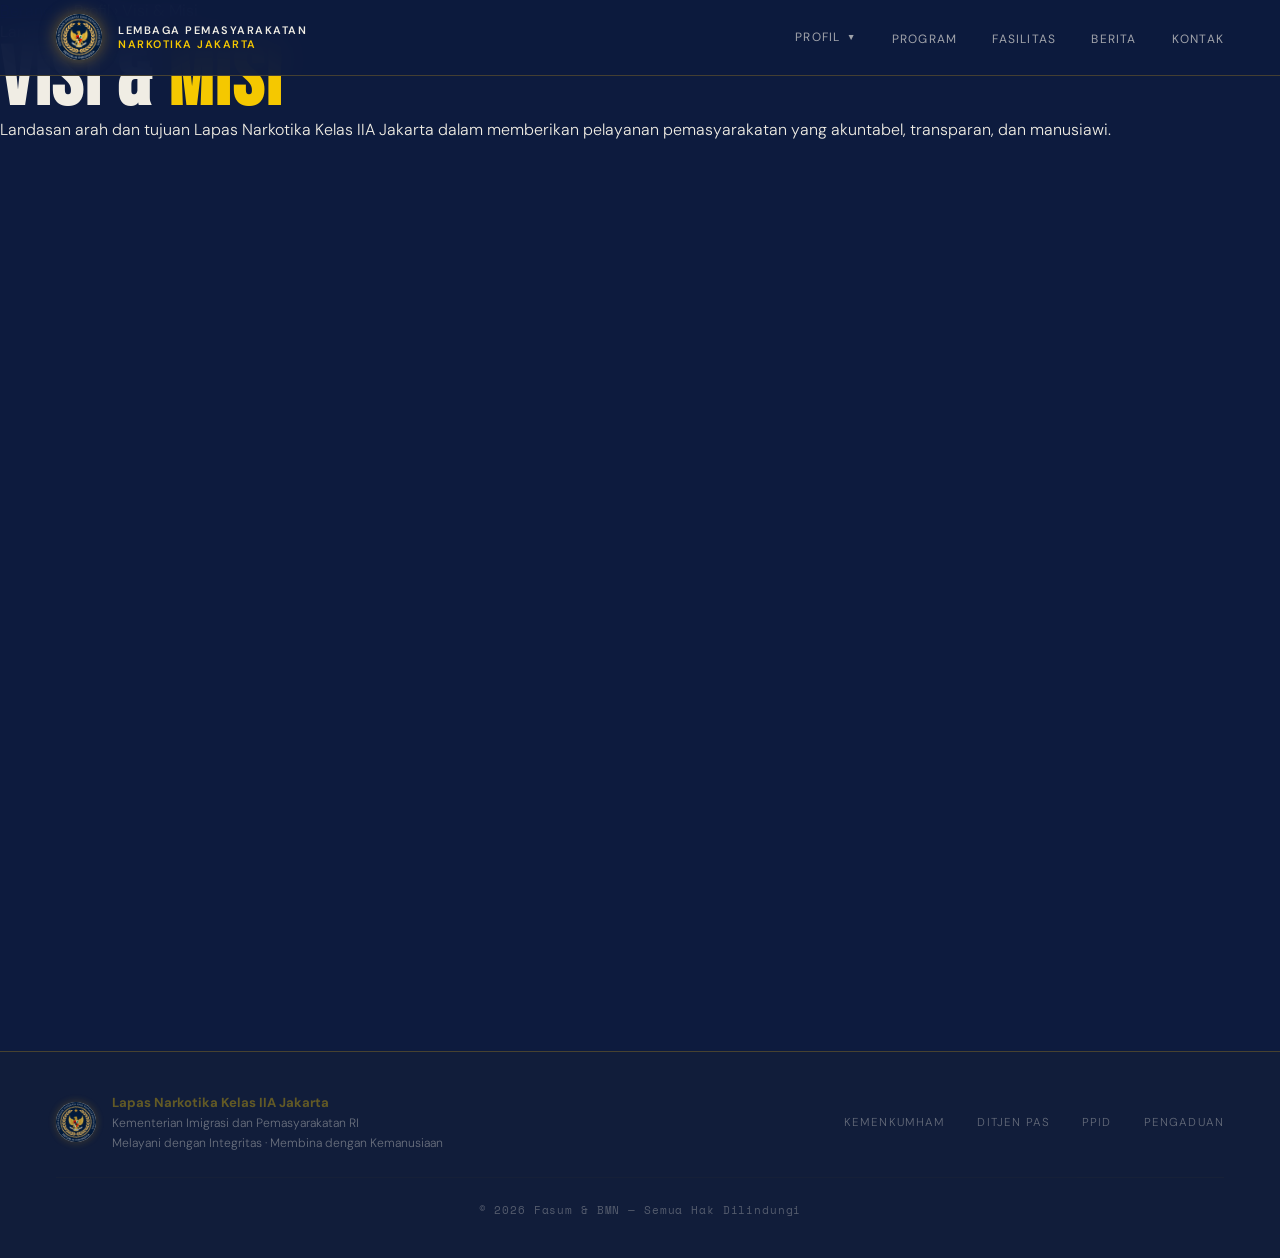
<file: visimisi.html>
<!DOCTYPE html>
<html lang="id">
<head>
  <meta charset="UTF-8" />
  <meta name="viewport" content="width=device-width, initial-scale=1.0" />
  <title>Visi & Misi — Lapas Narkotika Jakarta</title>
  <link rel="shortcut icon" href="image/logo-remove.png" type="image/x-icon">
  <link href="https://fonts.googleapis.com/css2?family=Bebas+Neue&family=DM+Sans:ital,opsz,wght@0,9..40,300;0,9..40,400;0,9..40,600;1,9..40,300&family=Space+Mono:wght@400;700&display=swap" rel="stylesheet">
  <link rel="stylesheet" href="css/style.css">
</head>
<body>

<nav>
  <a class="nav-logo" href="index.html">
    <img src="image/logo.png" alt="Logo" />
    <div class="nav-title">Lembaga Pemasyarakatan<span>Narkotika Jakarta</span></div>
  </a>

  <!-- Desktop nav -->
  <ul>
    <li class="nav-dropdown">
      <button class="nav-drop-btn">Profil <span class="nav-drop-arrow">▼</span></button>
      <div class="nav-drop-menu">
        <div class="nav-drop-menu-inner">
          <a class="drop-item" href="sejarah.html">
            <div class="drop-item-icon">🏛️</div>
            <div class="drop-item-text">Sejarah</div>
          </a>
          <a class="drop-item active-page" href="visimisi.html">
            <div class="drop-item-icon">🎯</div>
            <div class="drop-item-text">Visi & Misi</div>
          </a>
          <a class="drop-item" href="struktur.html">
            <div class="drop-item-icon">🏢</div>
            <div class="drop-item-text">Struktur Organisasi</div>
          </a>
        </div>
      </div>
    </li>
    <li><a href="program.html">Program</a></li>
    <li><a href="fasilitas.html">Fasilitas</a></li>
    <li><a href="berita.html">Berita</a></li>
    <li><a href="index.html#kontak">Kontak</a></li>
  </ul>

  <!-- Hamburger button -->
  <button class="nav-hamburger" id="hamburger" aria-label="Buka menu navigasi">
    <span></span><span></span><span></span>
  </button>
</nav>

<!-- Mobile drawer -->
<div class="mobile-menu" id="mobileMenu">
  <div class="mobile-section-label">Profil</div>
  <a class="sub" href="sejarah.html">🏛️ &nbsp;Sejarah</a>
  <a class="sub active-page" href="visimisi.html">🎯 &nbsp;Visi & Misi</a>
  <a class="sub" href="struktur.html">🏢 &nbsp;Struktur Organisasi</a>
  <div class="mobile-section-label" style="margin-top:0.8rem;"></div>
  <a href="program.html">Program</a>
  <a href="fasilitas.html">Fasilitas</a>
  <a href="berita.html">Berita</a>
  <a href="index.html#kontak">Kontak</a>
</div>

<!-- PAGE HERO -->
<div class="page-hero">
  <div class="page-hero-bg"></div>
  <div class="page-hero-grid"></div>
  <div class="page-hero-content">
    <div class="breadcrumb">
      <a href="index.html">Beranda</a>
      <span>›</span>
      <span>Profil</span>
      <span>›</span>
      <span style="color:var(--white);opacity:0.85;">Visi & Misi</span>
    </div>
    <div class="page-tag">Landasan Institusi</div>
    <h1>Visi & <em>Misi</em></h1>
    <p class="page-hero-sub">Landasan arah dan tujuan Lapas Narkotika Kelas IIA Jakarta dalam memberikan pelayanan pemasyarakatan yang akuntabel, transparan, dan manusiawi.</p>
  </div>
</div>

<!-- CONTENT -->
<div class="content-wrap">

  <!-- VISI & MISI -->
  <div class="reveal">
    <div class="visi-card">
      <div class="visi-label">01 — Visi</div>
      <div class="visi-quote">
        Memberikan Pelayanan Yang <em>Akuntabel</em> dan <em>Transparan</em> Serta Mampu Mewujudkan <em>Tertib Pemasyarakatan</em>
      </div>
    </div>

    <div class="misi-header">
      <div class="visi-label">02 — Misi</div>
      <div style="font-family:'Bebas Neue',sans-serif;font-size:1.6rem;letter-spacing:0.04em;opacity:0.85;">Empat Pilar Pelayanan</div>
    </div>
    <div class="misi-grid">
      <div class="misi-card">
        <div class="misi-num">1</div>
        <div class="misi-content">
          <span class="misi-arrow">→</span>
          <div class="misi-text">Memberikan kemudahan pelayanan bagi masyarakat secara <strong style="color:var(--gold-light);font-weight:600;">tepat dan efektif</strong></div>
        </div>
      </div>
      <div class="misi-card">
        <div class="misi-num">2</div>
        <div class="misi-content">
          <span class="misi-arrow">→</span>
          <div class="misi-text">Menghilangkan <strong style="color:var(--gold-light);font-weight:600;">komersialisasi dan diskriminasi</strong> dalam pelayanan</div>
        </div>
      </div>
      <div class="misi-card">
        <div class="misi-num">3</div>
        <div class="misi-content">
          <span class="misi-arrow">→</span>
          <div class="misi-text">Menyediakan prosedur layanan tentang <strong style="color:var(--gold-light);font-weight:600;">hak-hak warga binaan pemasyarakatan</strong></div>
        </div>
      </div>
      <div class="misi-card">
        <div class="misi-num">4</div>
        <div class="misi-content">
          <span class="misi-arrow">→</span>
          <div class="misi-text">Mengedepankan <strong style="color:var(--gold-light);font-weight:600;">profesionalisme dan keterbukaan</strong> memberikan pelayanan</div>
        </div>
      </div>
    </div>
  </div>

  <!-- NILAI-NILAI -->
  <div style="margin-top:5rem;" class="reveal">
    <div class="section-tag-inline">Nilai Utama</div>
    <div class="section-head">Nilai-Nilai <em>Pelayanan</em></div>
    <div class="section-divider"></div>
    <div class="nilai-grid">
      <div class="nilai-card">
        <div class="nilai-icon">⚖️</div>
        <div class="nilai-title">Akuntabilitas</div>
        <div class="nilai-desc">Setiap tindakan dan keputusan dapat dipertanggungjawabkan kepada masyarakat dan pemangku kepentingan</div>
      </div>
      <div class="nilai-card">
        <div class="nilai-icon">🔍</div>
        <div class="nilai-title">Transparansi</div>
        <div class="nilai-desc">Keterbukaan informasi dan proses pelayanan kepada seluruh pihak yang berkepentingan secara konsisten</div>
      </div>
      <div class="nilai-card">
        <div class="nilai-icon">🤲</div>
        <div class="nilai-title">Kemanusiaan</div>
        <div class="nilai-desc">Menempatkan martabat warga binaan sebagai manusia yang berhak mendapatkan perlakuan yang adil dan bermartabat</div>
      </div>
      <div class="nilai-card">
        <div class="nilai-icon">🏆</div>
        <div class="nilai-title">Profesionalisme</div>
        <div class="nilai-desc">Pelayanan yang dijalankan oleh SDM terlatih dengan standar kompetensi dan etika yang tinggi</div>
      </div>
      <div class="nilai-card">
        <div class="nilai-icon">🛡️</div>
        <div class="nilai-title">Integritas</div>
        <div class="nilai-desc">Konsistensi antara ucapan, tindakan, dan nilai-nilai institusi dalam setiap aspek pelayanan</div>
      </div>
      <div class="nilai-card">
        <div class="nilai-icon">🌱</div>
        <div class="nilai-title">Rehabilitatif</div>
        <div class="nilai-desc">Pendekatan yang berorientasi pada pemulihan dan pemberdayaan warga binaan untuk kembali ke masyarakat</div>
      </div>
    </div>
  </div>

</div><!-- /content-wrap -->

<footer>
  <div class="footer-inner">
    <div class="footer-left-logo">
      <img src="image/logo.png" alt="Logo" />
      <div class="footer-text">
        <strong>Lapas Narkotika Kelas IIA Jakarta</strong>
        Kementerian Imigrasi dan Pemasyarakatan RI<br>
        Melayani dengan Integritas · Membina dengan Kemanusiaan
      </div>
    </div>
    <div class="footer-links">
      <a href="#">Kemenkumham</a>
      <a href="#">Ditjen PAS</a>
      <a href="#">PPID</a>
      <a href="#">Pengaduan</a>
    </div>
  </div>
  <div class="footer-bottom">© 2026 Fasum & BMN — Semua Hak Dilindungi</div>
</footer>

<script src="js/main.js"></script>
</body>
</html>
</file>
<file: css/style.css>
:root {
    --navy:        #0d1b3e;
    --navy-mid:    #162248;
    --navy-light:  #1e2f5e;
    --navy-card:   #111d3a;
    --gold:        #d4a017;
    --gold-light:  #f5c800;
    --gold-muted:  rgba(212,160,23,0.13);
    --gold-border: rgba(212,160,23,0.28);
    --white:       #f0ede4;
  }
  *, *::before, *::after { box-sizing: border-box; margin: 0; padding: 0; }
  html { scroll-behavior: smooth; }
  body { background: var(--navy); color: var(--white); font-family: 'DM Sans', sans-serif; font-weight: 300; overflow-x: hidden; }

  /* ===== NAVBAR ===== */
  nav {
    position: fixed; top: 0; left: 0; right: 0; z-index: 100;
    display: flex; align-items: center; justify-content: space-between;
    padding: 0.9rem 3.5rem;
    background: rgba(13,27,62,0.96); backdrop-filter: blur(16px);
    border-bottom: 1px solid var(--gold-border);
  }
  .nav-logo { display: flex; align-items: center; gap: 1rem; text-decoration: none; }
  .nav-logo img { width: 46px; height: 46px; border-radius: 50%; object-fit: cover; filter: drop-shadow(0 0 8px rgba(212,160,23,0.5)); }
  .nav-title { font-size: 0.68rem; font-weight: 600; letter-spacing: 0.14em; text-transform: uppercase; color: var(--white); line-height: 1.35; }
  .nav-title span { color: var(--gold-light); display: block; }
  nav ul { list-style: none; display: flex; gap: 2.2rem; align-items: center; }
  nav ul a { text-decoration: none; color: var(--white); font-size: 0.75rem; letter-spacing: 0.1em; text-transform: uppercase; font-weight: 400; opacity: 0.65; transition: opacity 0.2s, color 0.2s; }
  nav ul a:hover { opacity: 1; color: var(--gold-light); }
  .nav-hamburger { display: none; flex-direction: column; justify-content: center; align-items: center; gap: 5px; width: 36px; height: 36px; cursor: pointer; background: none; border: none; padding: 4px; }
  .nav-hamburger span { display: block; width: 22px; height: 2px; background: var(--gold-light); border-radius: 2px; transition: transform 0.25s, opacity 0.25s; }
  .nav-hamburger.open span:nth-child(1) { transform: translateY(7px) rotate(45deg); }
  .nav-hamburger.open span:nth-child(2) { opacity: 0; }
  .nav-hamburger.open span:nth-child(3) { transform: translateY(-7px) rotate(-45deg); }
  .mobile-menu { display: none; position: fixed; top: 0; left: 0; right: 0; bottom: 0; z-index: 99; background: rgba(13,27,62,0.98); padding: 5.5rem 2rem 2rem; flex-direction: column; gap: 0; overflow-y: auto; transform: translateX(100%); transition: transform 0.3s ease; }
  .mobile-menu.open { transform: translateX(0); }
  .mobile-menu a { display: block; padding: 1rem 0; text-decoration: none; color: var(--white); font-size: 1.1rem; letter-spacing: 0.08em; text-transform: uppercase; font-weight: 400; border-bottom: 1px solid rgba(212,160,23,0.1); transition: color 0.2s; }
  .mobile-menu a:hover, .mobile-menu a.active-page { color: var(--gold-light); }
  .mobile-menu .mobile-section-label { font-family: 'Space Mono', monospace; font-size: 0.6rem; letter-spacing: 0.2em; color: var(--gold); opacity: 0.7; text-transform: uppercase; margin-top: 1.5rem; margin-bottom: 0.3rem; }
  .mobile-menu a.sub { padding-left: 1rem; font-size: 0.95rem; opacity: 0.8; }
  .nav-dropdown { position: relative; }
  .nav-drop-btn { display: flex; align-items: center; gap: 0.4rem; cursor: pointer; color: var(--white); font-size: 0.75rem; letter-spacing: 0.1em; text-transform: uppercase; font-weight: 400; opacity: 0.65; background: none; border: none; padding: 0.4rem 0; font-family: inherit; transition: opacity 0.2s, color 0.2s; }
  .nav-dropdown:hover .nav-drop-btn { opacity: 1; color: var(--gold-light); }
  .nav-drop-arrow { font-size: 0.55rem; transition: transform 0.25s; display: inline-block; }
  .nav-dropdown:hover .nav-drop-arrow { transform: rotate(180deg); }
  .nav-drop-menu { position: absolute; top: 100%; left: 50%; transform: translateX(-50%); padding-top: 14px; opacity: 0; visibility: hidden; pointer-events: none; transition: opacity 0.2s, visibility 0.2s; z-index: 200; }
  .nav-dropdown:hover .nav-drop-menu { opacity: 1; visibility: visible; pointer-events: all; }
  .nav-drop-menu-inner { background: rgba(13,27,62,0.98); backdrop-filter: blur(20px); border: 1px solid var(--gold-border); min-width: 210px; position: relative; }
  .nav-drop-menu-inner::before { content: ''; position: absolute; top: -5px; left: 50%; transform: translateX(-50%); width: 8px; height: 8px; background: var(--gold); clip-path: polygon(50% 0%, 100% 100%, 0 100%); }
  .drop-item { display: flex; align-items: center; gap: 0.8rem; padding: 0.75rem 1.2rem; cursor: pointer; border-bottom: 1px solid rgba(212,160,23,0.08); transition: background 0.18s; text-decoration: none; }
  .drop-item:last-child { border-bottom: none; }
  .drop-item:hover { background: var(--gold-muted); }
  .drop-item-icon { font-size: 1.1rem; flex-shrink: 0; }
  .drop-item-text { font-size: 0.75rem; letter-spacing: 0.06em; opacity: 0.82; color: var(--white); }
  .drop-item:hover .drop-item-text { opacity: 1; color: var(--gold-light); }

  /* ===== HERO ===== */
  #hero { min-height: 100vh; display: grid; grid-template-columns: 1fr 1fr; align-items: center; padding: 0 3.5rem; padding-top: 80px; position: relative; overflow: hidden; }
  .hero-bg { position: absolute; inset: 0; z-index: 0; background: radial-gradient(ellipse 80% 70% at 75% 50%, rgba(212,160,23,0.09), transparent 65%), radial-gradient(ellipse 50% 60% at 10% 80%, rgba(30,47,94,0.7), transparent 70%); }
  .hero-bg-grid { position: absolute; inset: 0; z-index: 0; background-image: repeating-linear-gradient(90deg, rgba(212,160,23,0.035) 0, rgba(212,160,23,0.035) 1px, transparent 1px, transparent 80px), repeating-linear-gradient(0deg, rgba(212,160,23,0.035) 0, rgba(212,160,23,0.035) 1px, transparent 1px, transparent 80px); }
  .hero-content { position: relative; z-index: 1; }
  .hero-badge { display: inline-flex; align-items: center; gap: 0.6rem; background: var(--gold-muted); border: 1px solid var(--gold-border); padding: 0.4rem 1rem; border-radius: 2px; font-family: 'Space Mono', monospace; font-size: 0.6rem; letter-spacing: 0.16em; color: var(--gold-light); text-transform: uppercase; margin-bottom: 2rem; animation: fadeUp 0.8s ease both; }
  .hero-badge-dot { width: 6px; height: 6px; background: var(--gold-light); border-radius: 50%; animation: pulse 2s infinite; }
  @keyframes pulse { 0%,100%{opacity:1} 50%{opacity:0.2} }
  h1 { font-family: 'Bebas Neue', sans-serif; font-size: clamp(3.2rem, 6.5vw, 6rem); line-height: 0.92; letter-spacing: 0.02em; animation: fadeUp 0.8s 0.15s ease both; }
  h1 em { font-style: normal; color: var(--gold-light); }
  .hero-tagline { margin-top: 0.6rem; font-family: 'Space Mono', monospace; font-size: 0.62rem; letter-spacing: 0.2em; color: var(--gold); opacity: 0.7; text-transform: uppercase; animation: fadeUp 0.8s 0.22s ease both; }
  .hero-sub { margin-top: 1.6rem; font-size: 1rem; line-height: 1.75; opacity: 0.65; max-width: 480px; animation: fadeUp 0.8s 0.3s ease both; }
  .hero-cta { margin-top: 2.5rem; display: flex; gap: 1rem; flex-wrap: wrap; animation: fadeUp 0.8s 0.45s ease both; }
  .btn-primary { background: var(--gold); color: var(--navy); padding: 0.85rem 2rem; border: none; cursor: pointer; font-family: 'DM Sans', sans-serif; font-size: 0.8rem; font-weight: 700; letter-spacing: 0.12em; text-transform: uppercase; text-decoration: none; display: inline-block; transition: background 0.2s, transform 0.15s; clip-path: polygon(0 0, calc(100% - 10px) 0, 100% 10px, 100% 100%, 0 100%); }
  .btn-primary:hover { background: var(--gold-light); transform: translateY(-2px); }
  .btn-outline { background: transparent; color: var(--white); padding: 0.85rem 2rem; border: 1px solid rgba(240,237,228,0.2); cursor: pointer; font-family: 'DM Sans', sans-serif; font-size: 0.8rem; font-weight: 400; letter-spacing: 0.12em; text-transform: uppercase; text-decoration: none; display: inline-block; transition: border-color 0.2s, color 0.2s, transform 0.15s; }
  .btn-outline:hover { border-color: var(--gold); color: var(--gold); transform: translateY(-2px); }
  .hero-stats-bar { margin-top: 2.8rem; display: flex; gap: 1px; animation: fadeUp 0.8s 0.55s ease both; }
  .stat-pill { background: var(--navy-card); border: 1px solid var(--gold-border); padding: 1rem 1.8rem; text-align: center; min-width: 130px; }
  .stat-num { font-family: 'Bebas Neue', sans-serif; font-size: 2.2rem; color: var(--gold-light); line-height: 1; }
  .stat-label { font-size: 0.58rem; letter-spacing: 0.1em; opacity: 0.45; text-transform: uppercase; margin-top: 0.3rem; font-family: 'Space Mono', monospace; }

  /* ===== HERO VISUAL — COIN FLIP ===== */
  .hero-visual { position: relative; z-index: 1; display: flex; align-items: center; justify-content: center; animation: fadeIn 1.2s 0.5s ease both; }
  .logo-showcase { position: relative; width: 360px; height: 360px; display: flex; align-items: center; justify-content: center; }

  /* Ring dekorasi */
  .logo-ring-1, .logo-ring-2 { position: absolute; border-radius: 50%; border: 1px solid var(--gold-border); pointer-events: none; }
  .logo-ring-1 { inset: -28px; animation: rotateSlow 30s linear infinite; filter: drop-shadow(0 0 6px rgba(212,160,23,0.35)); }
  .logo-ring-1::after { content: ''; position: absolute; top: 8px; left: 50%; transform: translateX(-50%); width: 8px; height: 8px; background: var(--gold); border-radius: 50%; }
  .logo-ring-2 { inset: -52px; border-style: dashed; opacity: 0.22; animation: rotateSlow 50s linear infinite reverse; }
  .logo-img { width: 280px; height: 280px; border-radius: 50%; object-fit: cover; filter: drop-shadow(0 0 28px rgba(212,160,23,0.45)) drop-shadow(0 0 60px rgba(212,160,23,0.15)); position: relative; z-index: 2; }
  @keyframes rotateSlow { from{transform:rotate(0deg)} to{transform:rotate(360deg)} }

  /* Coin flip */
  .coin-flip-wrap {
    width: 300px; height: 300px;
    perspective: 800px;
    position: relative; z-index: 2;
    cursor: pointer;
  }
  .coin-flip-wrap::before {
    content: '';
    position: absolute;
    inset: -20px;
    border-radius: 50%;
    background: radial-gradient(circle at center,
      rgba(212,160,23,0.55) 0%,
      rgba(212,160,23,0.25) 35%,
      rgba(212,160,23,0.08) 60%,
      transparent 75%
    );
    z-index: 0;
    pointer-events: none;
    transition: background 0.4s ease;
  }
  .coin-flip-wrap:hover::before {
    background: radial-gradient(circle at center,
      rgba(212,160,23,0.75) 0%,
      rgba(212,160,23,0.35) 35%,
      rgba(212,160,23,0.12) 60%,
      transparent 75%
    );
  }
  .coin-flip {
    width: 100%; height: 100%;
    position: relative; z-index: 1;
    transform-style: preserve-3d;
    transition: transform 0.7s cubic-bezier(0.4, 0.2, 0.2, 1);
  }
  .coin-flip-wrap:hover .coin-flip {
    transform: rotateY(180deg);
  }
  .coin-face-front, .coin-face-back {
    position: absolute; inset: 0;
    border-radius: 50%;
    backface-visibility: hidden;
    -webkit-backface-visibility: hidden;
    display: flex; align-items: center; justify-content: center;
    overflow: hidden;
    background: radial-gradient(circle at 35% 35%, var(--navy-light), var(--navy));
    border: 3px solid var(--gold);
    box-shadow: 0 0 0 5px var(--gold-muted), inset 0 0 40px rgba(0,0,0,0.35);
  }
  .coin-face-back {
    transform: rotateY(180deg);
    background: radial-gradient(circle at 65% 65%, var(--navy-mid), #0a1228);
    border-color: var(--gold-light);
    box-shadow: 0 0 0 5px rgba(245,200,0,0.12), inset 0 0 40px rgba(0,0,0,0.35);
  }
  .coin-face-front img, .coin-face-back img {
    width: 82%; height: 82%;
    object-fit: contain; border-radius: 50%;
  }

  @keyframes fadeUp { from{opacity:0;transform:translateY(24px)} to{opacity:1;transform:translateY(0)} }
  @keyframes fadeIn { from{opacity:0} to{opacity:1} }

  /* ===== PARTICLES ===== */
#particleCanvas { opacity: 0; transition: opacity 0.3s; }
.coin-flip-wrap:hover ~ #particleCanvas,
.logo-showcase:has(.coin-flip-wrap:hover) #particleCanvas { opacity: 1; }

  /* ===== SECTIONS ===== */
  section { padding: 6rem 3.5rem; }
  .section-tag { font-family: 'Space Mono', monospace; font-size: 0.62rem; letter-spacing: 0.22em; color: var(--gold); text-transform: uppercase; margin-bottom: 0.9rem; display: flex; align-items: center; gap: 0.7rem; }
  .section-tag::before { content:''; width:22px; height:1px; background:var(--gold); }
  h2 { font-family: 'Bebas Neue', sans-serif; font-size: clamp(2.4rem, 4.5vw, 4rem); line-height: 0.95; letter-spacing: 0.02em; }
  h2 em { font-style:normal; color:var(--gold-light); }
  .section-divider { width:100%; height:1px; background: linear-gradient(90deg, var(--gold) 0%, transparent 55%); margin-bottom: 3.5rem; margin-top: 0.5rem; }

  /* ===== SHORTCUT CARDS ===== */
  #highlights { background: var(--navy-mid); padding: 5rem 3.5rem; }
  .shortcut-grid { display: grid; grid-template-columns: repeat(3,1fr); gap: 1px; }
  .shortcut-card { text-decoration: none; background: var(--navy-card); padding: 2.5rem; display: block; border-bottom: 3px solid transparent; transition: border-color 0.2s, background 0.2s; }
  .shortcut-card:hover { border-color: var(--gold); background: var(--navy-light); }
  .shortcut-emoji { font-size: 2.5rem; margin-bottom: 1.2rem; }
  .shortcut-num { font-family: 'Space Mono', monospace; font-size: 0.58rem; letter-spacing: 0.15em; color: var(--gold); opacity: 0.6; margin-bottom: 0.5rem; }
  .shortcut-title { font-family: 'Bebas Neue', sans-serif; font-size: 1.8rem; letter-spacing: 0.04em; color: var(--white); margin-bottom: 0.7rem; }
  .shortcut-desc { font-size: 0.85rem; line-height: 1.7; opacity: 0.55; color: var(--white); }
  .shortcut-more { font-size: 0.62rem; opacity: 0.4; margin-top: 1rem; font-family: 'Space Mono', monospace; letter-spacing: 0.08em; color: var(--gold); }

  /* ===== KONTAK ===== */
  #kontak { background: var(--navy); }
  .kontak-wrapper { display: grid; grid-template-columns: 1fr 1fr; gap: 5rem; align-items: start; }
  .kontak-left { display: flex; flex-direction: column; gap: 0; }
  .kontak-desc { margin-bottom: 2rem; opacity: 0.62; font-size: 0.95rem; line-height: 1.75; }
  .kontak-info-list { display: flex; flex-direction: column; gap: 1.5rem; margin-bottom: 2.5rem; }
  .kontak-info-item { display: flex; gap: 1.2rem; align-items: flex-start; }
  .kontak-info-icon { width: 40px; height: 40px; flex-shrink: 0; border: 1px solid var(--gold-border); background: var(--gold-muted); display: flex; align-items: center; justify-content: center; font-size: 1rem; }
  .kontak-info-label { font-family: 'Space Mono', monospace; font-size: 0.55rem; letter-spacing: 0.15em; color: var(--gold); margin-bottom: 0.25rem; text-transform: uppercase; }
  .kontak-info-value { font-size: 0.88rem; line-height: 1.6; opacity: 0.72; }
  .sosmed-label { font-family: 'Space Mono', monospace; font-size: 0.55rem; letter-spacing: 0.2em; color: var(--gold); text-transform: uppercase; margin-bottom: 0.9rem; display: flex; align-items: center; gap: 0.6rem; }
  .sosmed-label::before { content:''; width:16px; height:1px; background:var(--gold); opacity:0.5; }
  .sosmed-grid { display: grid; grid-template-columns: 1fr 1fr; gap: 0.6rem; }
  .sosmed-item { display: flex; align-items: center; gap: 0.75rem; text-decoration: none; background: var(--navy-card); border: 1px solid var(--gold-border); padding: 0.65rem 0.9rem; transition: border-color 0.2s, background 0.2s; }
  .sosmed-item:hover { border-color: var(--gold); background: var(--navy-light); }
  .sosmed-icon { width: 30px; height: 30px; flex-shrink: 0; display: flex; align-items: center; justify-content: center; font-size: 1rem; background: var(--gold-muted); border: 1px solid var(--gold-border); }
  .sosmed-platform { font-family: 'Space Mono', monospace; font-size: 0.52rem; letter-spacing: 0.12em; color: var(--gold); margin-bottom: 0.15rem; }
  .sosmed-handle { font-size: 0.78rem; opacity: 0.65; color: var(--white); }
  .kontak-right { display: flex; flex-direction: column; }
  .kontak-form-desc { margin-bottom: 1.5rem; opacity: 0.55; font-size: 0.88rem; line-height: 1.75; }
  .kontak-form { display: flex; flex-direction: column; gap: 1rem; }
  .form-row { display: grid; grid-template-columns: 1fr 1fr; gap: 1rem; }
  .form-group { display: flex; flex-direction: column; gap: 0.4rem; }
  .form-label { font-family: 'Space Mono', monospace; font-size: 0.55rem; letter-spacing: 0.12em; color: var(--gold); opacity: 0.75; text-transform: uppercase; }
  .form-input, .form-textarea { background: var(--navy-card); border: 1px solid rgba(240,237,228,0.08); color: var(--white); padding: 0.85rem 1rem; font-family: 'DM Sans', sans-serif; font-size: 0.88rem; outline: none; transition: border-color 0.2s; width: 100%; }
  .form-input:focus, .form-textarea:focus { border-color: var(--gold); }
  .form-textarea { resize: vertical; min-height: 130px; }
  .form-input::placeholder, .form-textarea::placeholder { opacity: 0.3; }
  .kontak-toast { display: none; padding: 0.85rem 1.1rem; margin-bottom: 1.2rem; font-size: 0.82rem; line-height: 1.6; background: var(--navy-card); border: 1px solid var(--gold-border); border-left: 3px solid var(--gold); }
  .kontak-toast.sukses { border-left-color: #4caf82; color: #a8f0c8; }
  .kontak-toast.error  { border-left-color: #e05c5c; color: #f5a0a0; }
  .btn-kirim-wrap { display: flex; align-items: center; gap: 1.2rem; margin-top: 0.4rem; }
  .btn-kirim { background: var(--gold); color: var(--navy); padding: 0.85rem 2.4rem; border: none; cursor: pointer; font-family: 'DM Sans', sans-serif; font-size: 0.8rem; font-weight: 700; letter-spacing: 0.12em; text-transform: uppercase; transition: background 0.2s, transform 0.15s; clip-path: polygon(0 0, calc(100% - 10px) 0, 100% 10px, 100% 100%, 0 100%); flex-shrink: 0; }
  .btn-kirim:hover { background: var(--gold-light); transform: translateY(-2px); }
  .btn-kirim:disabled { opacity: 0.5; cursor: not-allowed; transform: none; }
  .btn-kirim-note { font-family: 'Space Mono', monospace; font-size: 0.58rem; opacity: 0.35; line-height: 1.6; }

  /* ===== FOOTER ===== */
  footer { background: var(--navy-card); border-top: 1px solid var(--gold-border); padding: 2.5rem 3.5rem; }
  .footer-inner { display: flex; align-items: center; justify-content: space-between; }
  .footer-left-logo { display: flex; align-items: center; gap: 1rem; }
  .footer-left-logo img { width: 40px; height: 40px; border-radius: 50%; opacity: 0.85; filter: drop-shadow(0 0 4px rgba(212,160,23,0.3)); }
  .footer-text { font-size: 0.76rem; opacity: 0.4; line-height: 1.65; }
  .footer-text strong { color: var(--gold-light); opacity: 0.9; font-size: 0.82rem; display: block; }
  .footer-links { display: flex; gap: 2rem; flex-wrap: wrap; }
  .footer-links a { text-decoration: none; color: var(--white); opacity: 0.38; font-size: 0.72rem; letter-spacing: 0.1em; text-transform: uppercase; transition: opacity 0.2s, color 0.2s; }
  .footer-links a:hover { opacity: 1; color: var(--gold); }
  .footer-bottom { margin-top: 1.5rem; padding-top: 1.5rem; border-top: 1px solid rgba(212,160,23,0.1); text-align: center; font-size: 0.68rem; opacity: 0.3; letter-spacing: 0.08em; font-family: 'Space Mono', monospace; }

  /* ===== MODAL ===== */
  .modal-overlay { position: fixed; inset: 0; z-index: 500; background: rgba(8,16,36,0.88); backdrop-filter: blur(8px); display: flex; align-items: center; justify-content: center; opacity: 0; visibility: hidden; pointer-events: none; transition: opacity 0.3s, visibility 0.3s; padding: 1rem; }
  .modal-overlay.open { opacity: 1; visibility: visible; pointer-events: all; }
  .modal { background: var(--navy-card); border: 1px solid var(--gold-border); max-width: 820px; width: 100%; max-height: 92vh; overflow-y: auto; position: relative; transform: translateY(20px) scale(0.97); transition: transform 0.3s; }
  .modal-overlay.open .modal { transform: translateY(0) scale(1); }
  .modal-img-placeholder { width: 100%; height: 200px; display: flex; align-items: center; justify-content: center; border-bottom: 3px solid var(--gold); position: relative; overflow: hidden; }
  .modal-body { padding: 1.5rem; }
  .modal-tag { font-family: 'Space Mono', monospace; font-size: 0.58rem; letter-spacing: 0.2em; color: var(--gold); text-transform: uppercase; margin-bottom: 0.6rem; }
  .modal-title { font-family: 'Bebas Neue', sans-serif; font-size: 2.2rem; letter-spacing: 0.03em; line-height: 1; margin-bottom: 1.2rem; }
  .modal-desc { font-size: 0.9rem; line-height: 1.8; opacity: 0.72; margin-bottom: 1.5rem; }
  .modal-features { display: grid; grid-template-columns: 1fr 1fr; gap: 0.7rem; margin-bottom: 1.5rem; }
  .modal-feature { display: flex; align-items: flex-start; gap: 0.7rem; background: var(--navy-mid); padding: 0.75rem 0.85rem; border-left: 2px solid var(--gold); font-size: 0.8rem; line-height: 1.5; opacity: 0.78; }
  .modal-feature-icon { flex-shrink: 0; font-size: 1rem; }
  .modal-close { position: absolute; top: 1rem; right: 1rem; width: 36px; height: 36px; background: var(--navy-mid); border: 1px solid var(--gold-border); cursor: pointer; display: flex; align-items: center; justify-content: center; font-size: 1.1rem; color: var(--white); opacity: 0.7; transition: opacity 0.2s, background 0.2s; z-index: 10; border-radius: 2px; }
  .modal-close:hover { opacity: 1; background: var(--gold-muted); }

  /* ===== REVEAL ===== */
  .reveal { opacity: 0; transform: translateY(28px); transition: opacity 0.7s ease, transform 0.7s ease; }
  .reveal.visible { opacity: 1; transform: translateY(0); }

  /* ===== TYPEWRITER ===== */
.typewriter-line {
display: inline-block;
border-right: 3px solid var(--gold-light);
white-space: nowrap;
overflow: hidden;
width: 0;
animation: none;
vertical-align: bottom;
}
.typewriter-line.typing {
animation: blinkCursor 0.7s step-end infinite;
}
.typewriter-line.done {
border-right: none;
}
@keyframes blinkCursor {
0%, 100% { border-right-color: var(--gold-light); }
50%       { border-right-color: transparent; }
}

/* ===== PARALLAX ===== */
.hero-bg, .hero-bg-grid {
will-change: transform;
transition: none;
}

/* ===== STAGGER CARDS ===== */
.stagger-card {
opacity: 0;
transform: translateY(32px);
transition: opacity 0.55s ease, transform 0.55s ease,
            border-color 0.2s, background 0.2s;
}
.stagger-card.stagger-visible {
opacity: 1;
transform: translateY(0);
}

/* ===== RIPPLE ===== */
.ripple-btn { position: relative; overflow: hidden; }
.ripple-btn .ripple-wave {
position: absolute;
border-radius: 50%;
background: rgba(13, 27, 62, 0.25);
transform: scale(0);
animation: rippleAnim 0.55s linear;
pointer-events: none;
}
@keyframes rippleAnim {
to { transform: scale(4); opacity: 0; }
}

  /* ===== TABLET ===== */
  @media (max-width: 960px) {
    nav { padding: 0.85rem 1.5rem; }
    nav ul { display: none; }
    .nav-hamburger { display: flex; }
    .mobile-menu { display: flex; }
    #hero { grid-template-columns: 1fr; padding: 6rem 1.5rem 3rem; min-height: auto; text-align: center; }
    .hero-visual { display: none; }
    .hero-sub { margin: 1.2rem auto 0; max-width: 100%; }
    .hero-cta { justify-content: center; }
    .hero-stats-bar { justify-content: center; }
    .stat-pill { flex: 1; min-width: 0; padding: 0.8rem 0.6rem; }
    section { padding: 4rem 1.5rem; }
    #highlights { padding: 4rem 1.5rem; }
    .shortcut-grid { grid-template-columns: 1fr; }
    .shortcut-card { border-bottom: 0; border-left: 3px solid transparent; padding: 1.8rem 1.4rem; }
    .shortcut-card:hover { border-left-color: var(--gold); }
    .kontak-wrapper { grid-template-columns: 1fr; gap: 3rem; }
    .sosmed-grid { grid-template-columns: 1fr 1fr; }
    .form-row { grid-template-columns: 1fr; }
    .modal-features { grid-template-columns: 1fr; }
    footer { padding: 2rem 1.5rem; }
    .footer-inner { flex-direction: column; gap: 1.5rem; text-align: center; }
    .footer-left-logo { justify-content: center; }
    .footer-links { justify-content: center; gap: 1.2rem; }
  }

  /* ===== MOBILE ===== */
  @media (max-width: 600px) {
    nav { padding: 0.75rem 1rem; }
    .nav-logo img { width: 36px; height: 36px; }
    .nav-title { font-size: 0.6rem; }
    #hero { padding: 5rem 1rem 2.5rem; }
    h1 { font-size: clamp(2.8rem, 11vw, 4rem); }
    .hero-tagline { font-size: 0.55rem; }
    .hero-badge { font-size: 0.52rem; padding: 0.35rem 0.8rem; margin-bottom: 1.4rem; }
    .hero-sub { font-size: 0.9rem; }
    .btn-primary, .btn-outline { padding: 0.8rem 1.6rem; font-size: 0.75rem; }
    .hero-stats-bar { gap: 0; margin-top: 2rem; }
    .stat-num { font-size: 1.6rem; }
    .stat-label { font-size: 0.5rem; }
    section { padding: 3rem 1rem; }
    #highlights { padding: 3rem 1rem; }
    h2 { font-size: clamp(2rem, 7vw, 3rem); }
    .sosmed-grid { grid-template-columns: 1fr; }
    .btn-kirim-wrap { flex-direction: column; align-items: flex-start; }
    .modal-overlay { padding: 0.5rem; }
    .modal { max-height: 95vh; }
    .modal-title { font-size: 1.8rem; }
    .modal-body { padding: 1.2rem; }
    .modal-img-placeholder { height: 160px; }
    footer { padding: 1.8rem 1rem; }
    .footer-links { gap: 0.8rem; }
    .footer-links a { font-size: 0.65rem; }
  }

  @media (max-width: 380px) {
    nav { padding: 0.65rem 0.8rem; }
    .nav-title { font-size: 0.55rem; }
    .nav-logo img { width: 32px; height: 32px; }
    h1 { font-size: 2.5rem; }
    .hero-cta { flex-direction: column; align-items: center; }
    .btn-primary, .btn-outline { width: 100%; text-align: center; }
    .stat-pill { padding: 0.6rem 0.4rem; }
    .stat-num { font-size: 1.3rem; }
    .stat-label { font-size: 0.45rem; letter-spacing: 0.05em; }
  }

  /* ===== MAPS RESPONSIVE ===== */
.maps-wrap { width: 100%; }
.maps-container {
width: 100%;
height: 420px;
border: 1px solid var(--gold-border);
overflow: hidden;
position: relative;
}
.maps-container iframe {
width: 100%;
height: 100%;
border: 0;
filter: invert(90%) hue-rotate(180deg) saturate(0.85);
}

@media (max-width: 960px) {
.maps-container { height: 340px; }
}
@media (max-width: 600px) {
.maps-container { height: 260px; }
.maps-overlay-label { display: none; } /* label kiri ga muat di HP kecil */
}
@media (max-width: 380px) {
.maps-container { height: 220px; }
}
</file>
